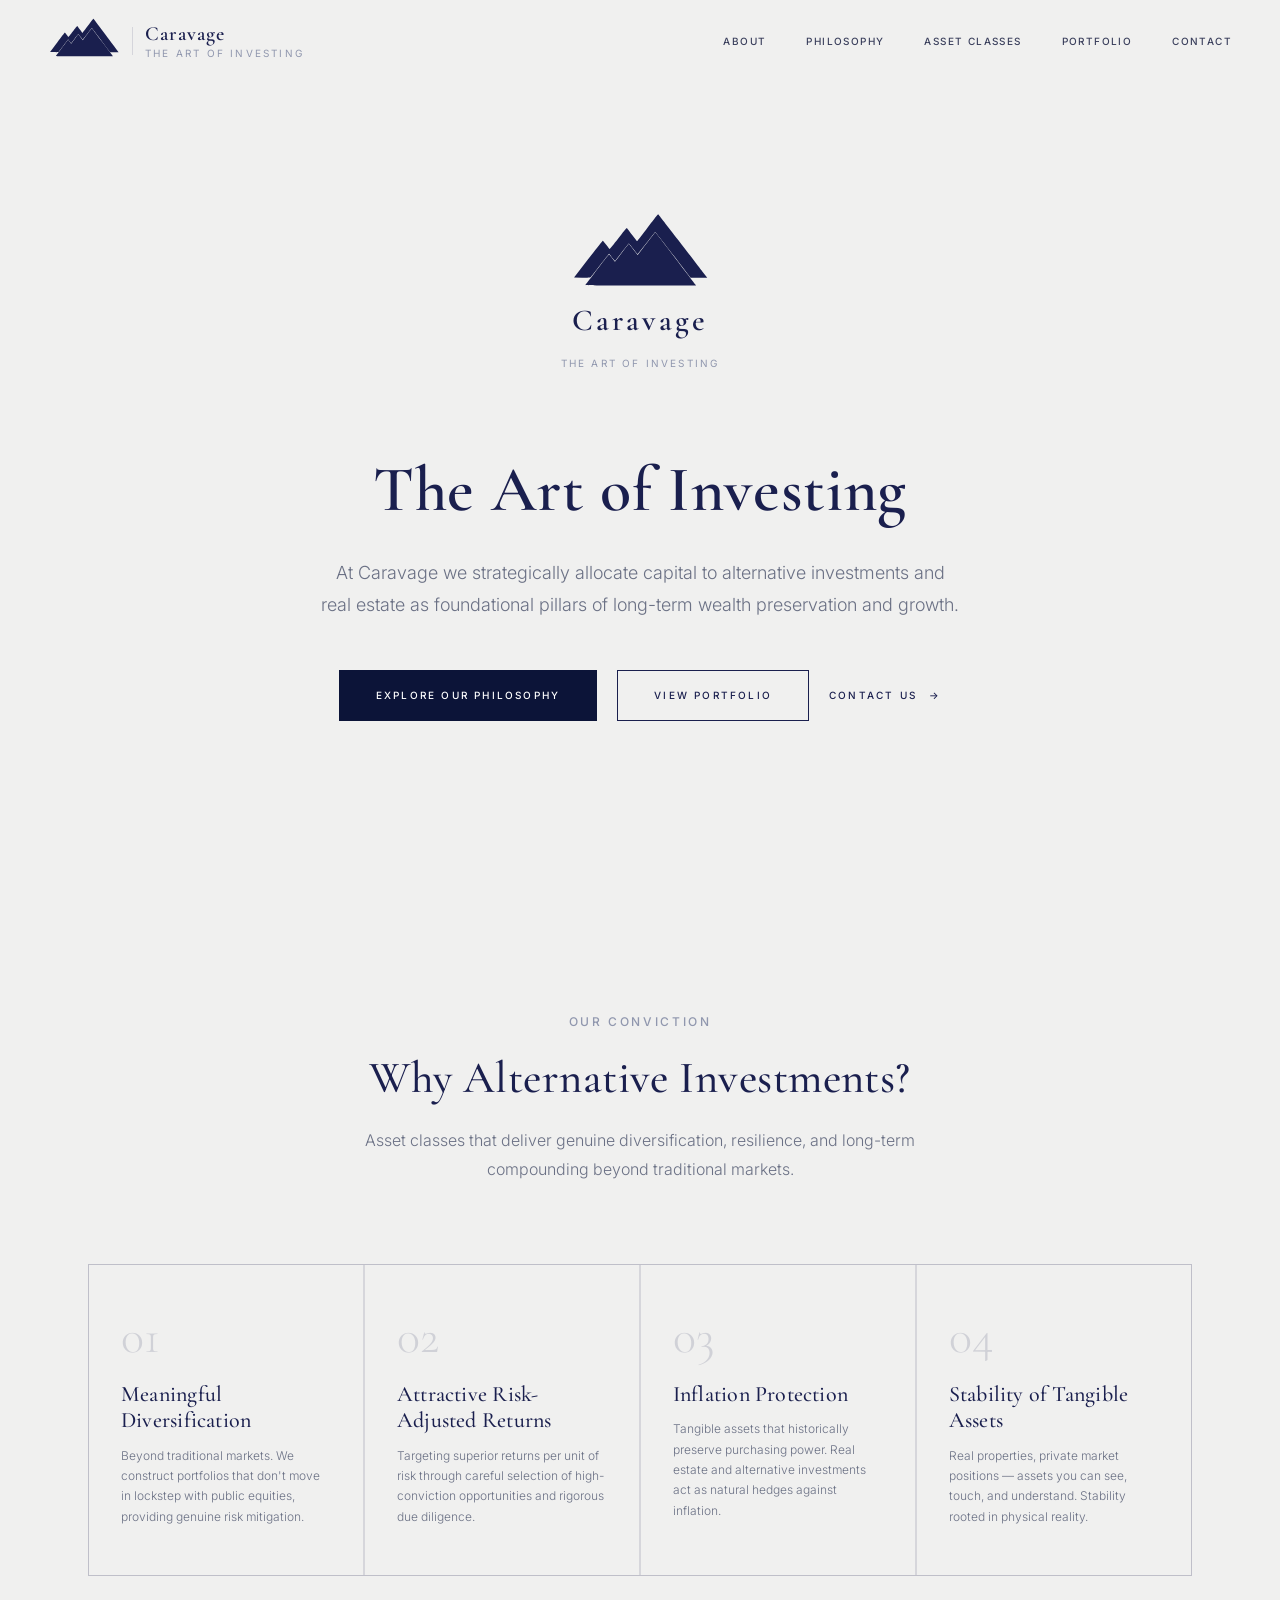
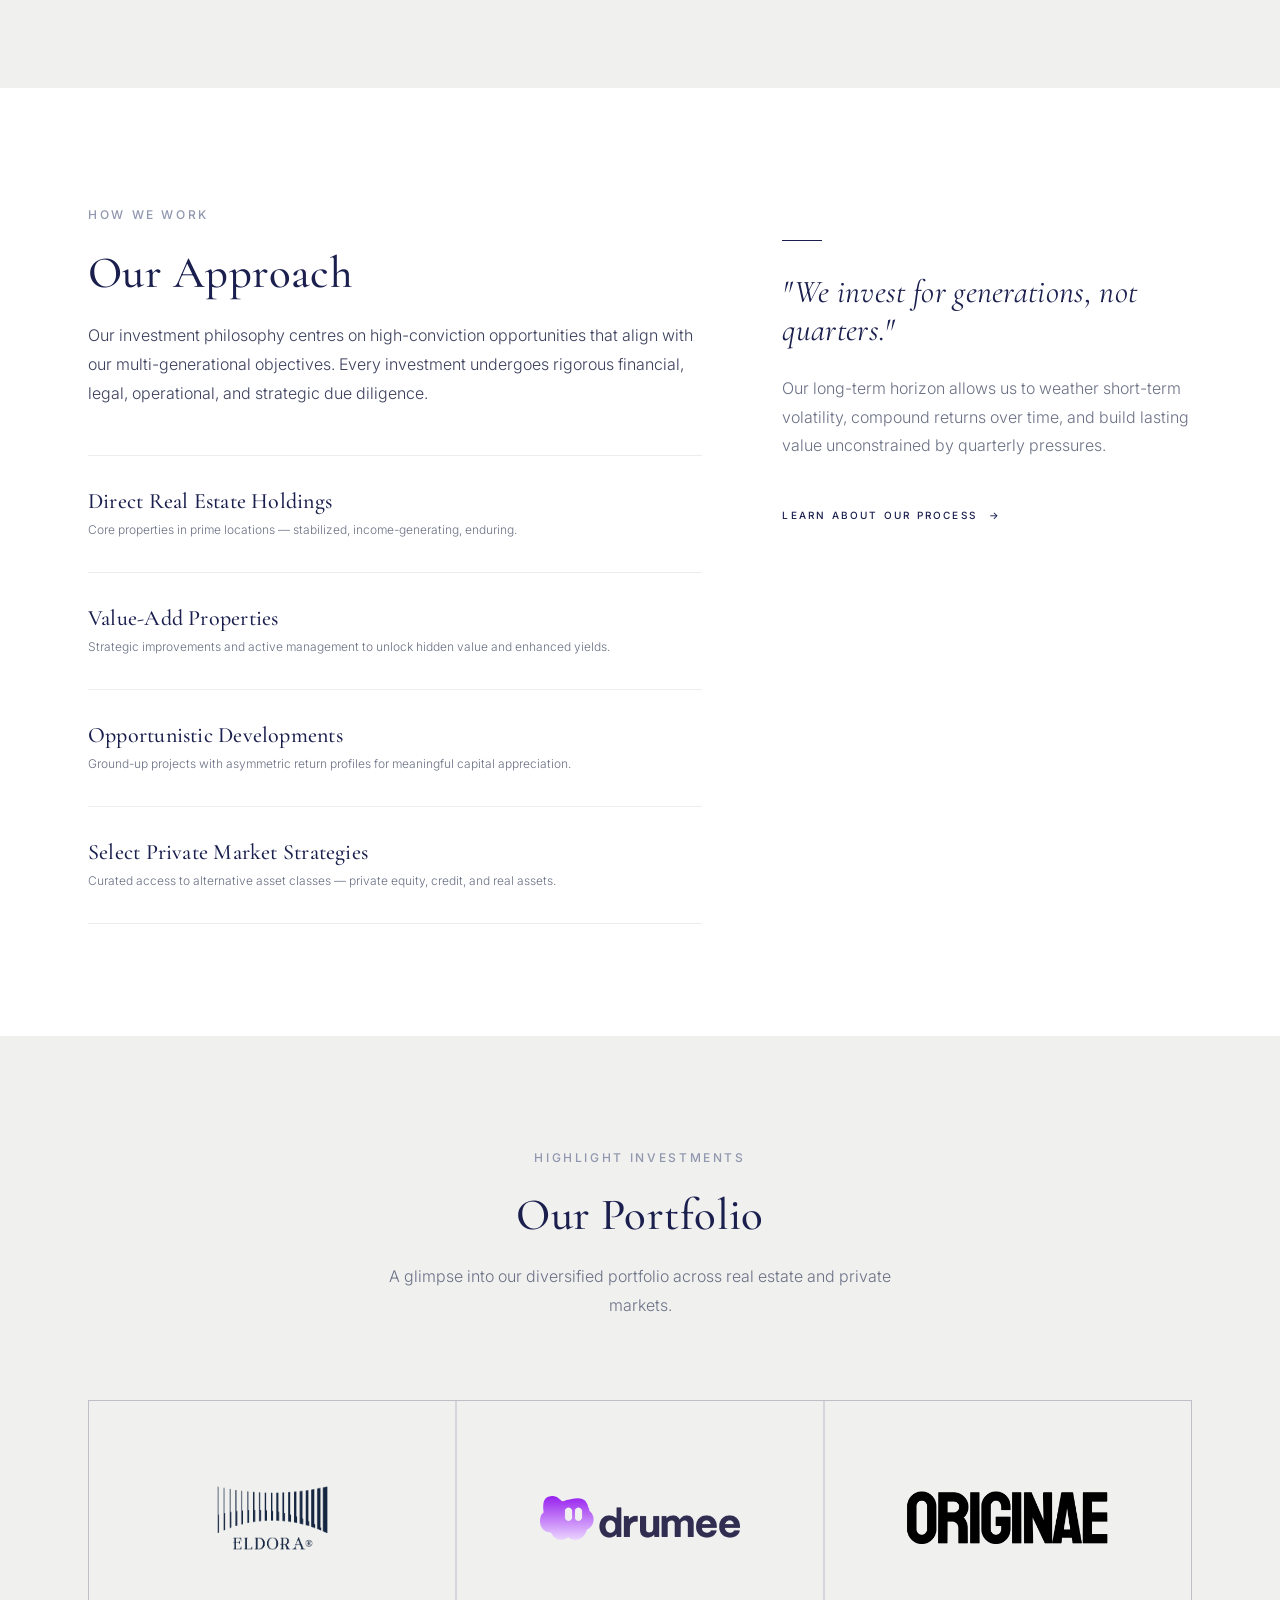
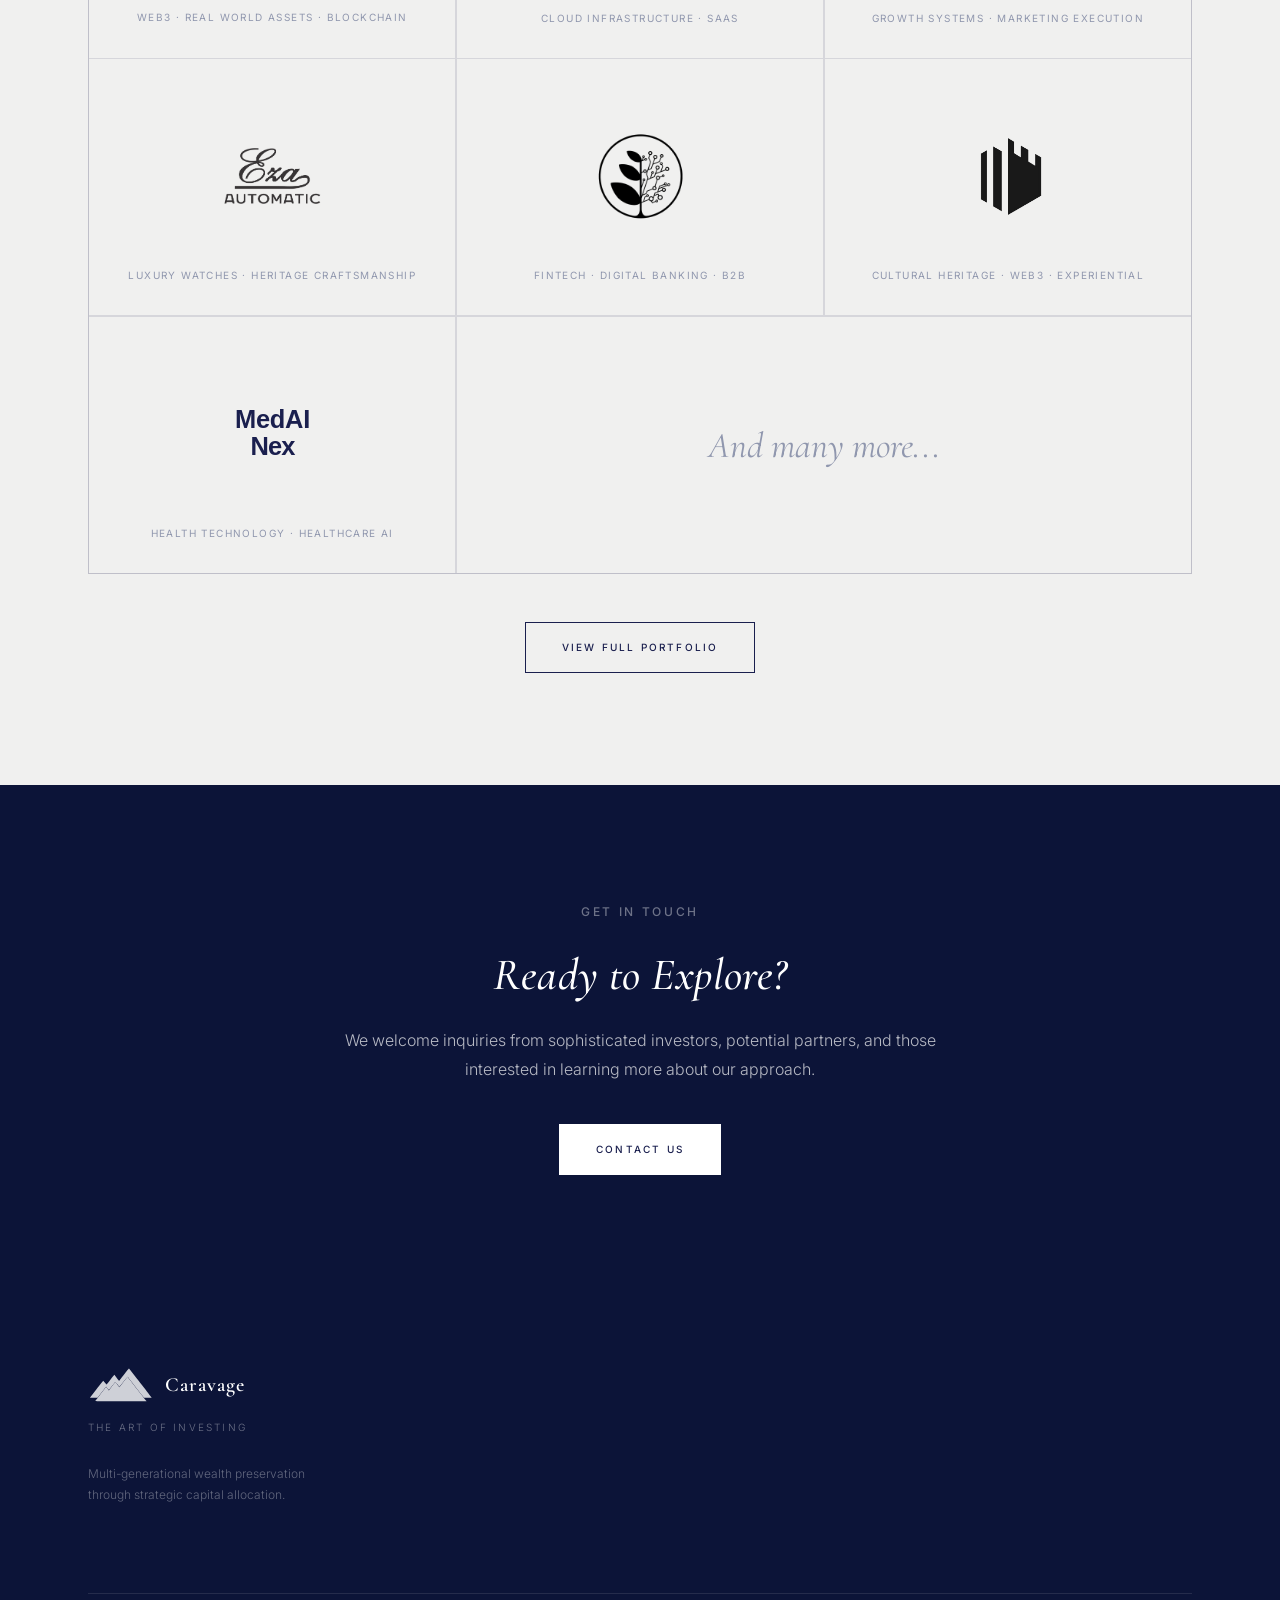
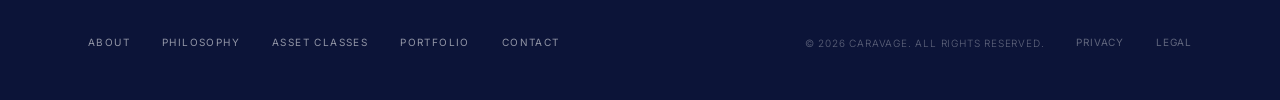
<file: index.html>
<!DOCTYPE html>
<html lang="en">

<head>
    <meta charset="UTF-8" />
    <meta name="viewport" content="width=device-width, initial-scale=1.0" />
    <title>Caravage — The Art of Investing</title>
    <meta name="description"
        content="Caravage strategically allocates capital to alternative investments and real estate for multi-generational wealth preservation. Paris — Zurich." />
    <link rel="stylesheet" href="index.css" />
</head>

<body>

    <!-- Navigation -->
    <nav class="nav" id="main-nav">
        <a href="index.html" class="nav-logo">
            <img src="logo.svg" alt="Caravage Logo" class="nav-logo-img" />
            <div class="nav-logo-divider"></div>
            <div class="nav-logo-text">
                <span class="nav-logo-name">Caravage</span>
                <span class="nav-logo-tagline">The Art of Investing</span>
            </div>
        </a>
        <div class="nav-links">
            <a href="about.html" class="nav-link" data-page="about.html">About</a>
            <a href="philosophy.html" class="nav-link" data-page="philosophy.html">Philosophy</a>
            <a href="assets.html" class="nav-link" data-page="assets.html">Asset Classes</a>
            <a href="portfolio.html" class="nav-link" data-page="portfolio.html">Portfolio</a>
            <a href="contact.html" class="nav-link" data-page="contact.html">Contact</a>
        </div>
        <button class="nav-hamburger" id="hamburger" aria-label="Open menu">
            <span></span><span></span><span></span>
        </button>
    </nav>

    <!-- Mobile Nav -->
    <div class="nav-mobile" id="mobile-nav">
        <button class="nav-mobile-close" id="mobile-close">✕</button>
        <a href="about.html" class="nav-link">About</a>
        <a href="philosophy.html" class="nav-link">Philosophy</a>
        <a href="assets.html" class="nav-link">Asset Classes</a>
        <a href="portfolio.html" class="nav-link">Portfolio</a>
        <a href="contact.html" class="nav-link">Contact</a>
    </div>

    <!-- ===== HERO ===== -->
    <section class="hero">
        <!-- Logo lockup (as seen on caravage.ch) -->
        <div class="hero-logo reveal">
            <img src="logo.svg" alt="Caravage Logo" class="hero-logo-img" />
            <div class="hero-logo-name">Caravage</div>
            <div class="hero-logo-tagline">The Art of Investing</div>
        </div>

        <div class="hero-content">
            <h1 class="reveal reveal-delay-1">The Art of Investing</h1>
            <p class="reveal reveal-delay-2">
                At Caravage we strategically allocate capital to alternative investments and real estate as foundational
                pillars of long-term wealth preservation and growth.
            </p>
            <div class="hero-ctas reveal reveal-delay-3">
                <a href="philosophy.html" class="btn btn--primary">Explore Our Philosophy</a>
                <a href="portfolio.html" class="btn btn--outline">View Portfolio</a>
                <a href="contact.html" class="btn btn--ghost">Contact Us</a>
            </div>
        </div>
    </section>

    <!-- ===== WHY ALTERNATIVE INVESTMENTS ===== -->
    <section class="section">
        <div class="container">
            <div class="section-header reveal">
                <span class="label">Our Conviction</span>
                <h2>Why Alternative Investments?</h2>
                <p>Asset classes that deliver genuine diversification, resilience, and long-term compounding beyond
                    traditional markets.</p>
            </div>

            <div class="pillars-grid">
                <div class="pillar-item reveal">
                    <span class="pillar-number">01</span>
                    <h4>Meaningful Diversification</h4>
                    <p>Beyond traditional markets. We construct portfolios that don't move in lockstep with public
                        equities, providing genuine risk mitigation.</p>
                </div>
                <div class="pillar-item reveal reveal-delay-1">
                    <span class="pillar-number">02</span>
                    <h4>Attractive Risk-Adjusted Returns</h4>
                    <p>Targeting superior returns per unit of risk through careful selection of high-conviction
                        opportunities and rigorous due diligence.</p>
                </div>
                <div class="pillar-item reveal reveal-delay-2">
                    <span class="pillar-number">03</span>
                    <h4>Inflation Protection</h4>
                    <p>Tangible assets that historically preserve purchasing power. Real estate and alternative
                        investments act as natural hedges against inflation.</p>
                </div>
                <div class="pillar-item reveal reveal-delay-3">
                    <span class="pillar-number">04</span>
                    <h4>Stability of Tangible Assets</h4>
                    <p>Real properties, private market positions — assets you can see, touch, and understand. Stability
                        rooted in physical reality.</p>
                </div>
            </div>
        </div>
    </section>

    <!-- ===== INVESTMENT APPROACH ===== -->
    <section class="section" style="background-color: var(--color-white);">
        <div class="container">
            <div class="two-col--3-2 two-col">
                <div>
                    <div class="reveal">
                        <span class="label">How We Work</span>
                        <h2 style="margin: 1.25rem 0;">Our Approach</h2>
                        <p>Our investment philosophy centres on high-conviction opportunities that align with our
                            multi-generational objectives. Every investment undergoes rigorous financial, legal,
                            operational, and strategic due diligence.</p>
                    </div>
                    <div class="approach-list mt-3">
                        <div class="approach-item reveal">
                            <div>
                                <h5>Direct Real Estate Holdings</h5>
                                <p>Core properties in prime locations — stabilized, income-generating, enduring.</p>
                            </div>
                        </div>
                        <div class="approach-item reveal">
                            <div>
                                <h5>Value-Add Properties</h5>
                                <p>Strategic improvements and active management to unlock hidden value and enhanced
                                    yields.</p>
                            </div>
                        </div>
                        <div class="approach-item reveal">
                            <div>
                                <h5>Opportunistic Developments</h5>
                                <p>Ground-up projects with asymmetric return profiles for meaningful capital
                                    appreciation.</p>
                            </div>
                        </div>
                        <div class="approach-item reveal">
                            <div>
                                <h5>Select Private Market Strategies</h5>
                                <p>Curated access to alternative asset classes — private equity, credit, and real
                                    assets.</p>
                            </div>
                        </div>
                    </div>
                </div>
                <div class="reveal reveal-delay-2" style="padding-top: 2.5rem;">
                    <div class="divider divider--left"></div>
                    <h3 style="font-style: italic; font-weight: 400; margin-bottom: 1.5rem;">"We invest for generations,
                        not quarters."</h3>
                    <p style="color: var(--color-text-light); font-weight: 300; margin-bottom: 2.5rem;">Our long-term
                        horizon allows us to weather short-term volatility, compound returns over time, and build
                        lasting value unconstrained by quarterly pressures.</p>
                    <a href="philosophy.html" class="btn btn--ghost">Learn About Our Process</a>
                </div>
            </div>
        </div>
    </section>

    <!-- ===== PORTFOLIO PREVIEW ===== -->
    <section class="section">
        <div class="container">
            <div class="section-header reveal">
                <span class="label">Highlight Investments</span>
                <h2>Our Portfolio</h2>
                <p>A glimpse into our diversified portfolio across real estate and private markets.</p>
            </div>

            <div class="logos-grid reveal">
                <a href="https://eldora.do" target="_blank" rel="nofollow noreferrer" class="logo-item"
                    style="text-decoration: none;">
                    <img src="Logo/Eldora.png" alt="Eldora" class="logo-item-img"
                        style="max-height: 4rem; max-width: 260px;" />
                    <div class="logo-item-sector">Web3 · Real World Assets · Blockchain</div>
                </a>
                <a href="https://drumee.org" target="_blank" rel="nofollow noreferrer" class="logo-item"
                    style="text-decoration: none;">
                    <img src="Logo/Drumee.png" alt="Drumee" class="logo-item-img"
                        style="max-height: 3.5rem; max-width: 200px;" />
                    <div class="logo-item-sector">Cloud Infrastructure · SaaS</div>
                </a>
                <a href="https://originae.org/" target="_blank" rel="nofollow noreferrer" class="logo-item"
                    style="text-decoration: none;">
                    <img src="Logo/ORIGINAE.png" alt="Originae" class="logo-item-img"
                        style="max-height: 5rem; max-width: 260px;" />
                    <div class="logo-item-sector">Growth Systems · Marketing Execution</div>
                </a>
                <a href="https://ezawatches.com" target="_blank" rel="nofollow noreferrer" class="logo-item"
                    style="text-decoration: none;">
                    <img src="Logo/EZA_Watches.png" alt="Eza Watches" class="logo-item-img"
                        style="max-height: 3.5rem; max-width: 220px;" />
                    <div class="logo-item-sector">Luxury Watches · Heritage Craftsmanship</div>
                </a>
                <a href="https://greengage.co" target="_blank" rel="nofollow noreferrer" class="logo-item"
                    style="text-decoration: none;">
                    <img src="Logo/greengage.png" alt="Greengage" class="logo-item-img"
                        style="max-height: 6rem; max-width: 180px;" />
                    <div class="logo-item-sector">Fintech · Digital Banking · B2B</div>
                </a>
                <a href="https://chateaushi.com" target="_blank" rel="nofollow noreferrer" class="logo-item"
                    style="text-decoration: none;">
                    <img src="Logo/chateaushi.png" alt="Chateau Shi" class="logo-item-img"
                        style="max-height: 6rem; max-width: 180px;" />
                    <div class="logo-item-sector">Cultural Heritage · Web3 · Experiential</div>
                </a>
                <a href="https://www.medainex.com" target="_blank" rel="nofollow noreferrer" class="logo-item"
                    style="text-decoration: none;">
                    <img src="Logo/MedAI_Nex.svg" alt="MedAI Nex" class="logo-item-img"
                        style="max-height: 4rem; max-width: 200px;" />
                    <div class="logo-item-sector">Health Technology · Healthcare AI</div>
                </a>
                <div class="logo-item logo-item--more">
                    <div class="logo-item-more-text">And many more...</div>
                </div>
            </div>

            <div class="text-center mt-3 reveal">
                <a href="portfolio.html" class="btn btn--outline">View Full Portfolio</a>
            </div>
        </div>
    </section>

    <!-- ===== CTA BANNER ===== -->
    <section class="section section--dark">
        <div class="container--text text-center">
            <div class="reveal">
                <span class="label" style="color: rgba(255,255,255,0.4);">Get In Touch</span>
                <h2 style="margin: 1.5rem 0; font-style: italic;">Ready to Explore?</h2>
                <p style="margin-bottom: 2.5rem;">We welcome inquiries from sophisticated investors, potential partners,
                    and those interested in learning more about our approach.</p>
                <a href="contact.html" class="btn btn--light">Contact Us</a>
            </div>
        </div>
    </section>

    <!-- ===== FOOTER ===== -->
    <footer class="footer">
        <div class="container">
            <div class="footer-main">
                <div class="footer-brand">
                    <div class="footer-logo">
                        <img src="logo-white.svg" alt="Caravage Logo" class="footer-logo-img" />
                        <span class="footer-logo-name">Caravage</span>
                    </div>
                    <p class="footer-tagline">The Art of Investing</p>
                    <p
                        style="font-size: 0.75rem; color: rgba(255,255,255,0.35); font-weight: 300; max-width: 260px; margin-top: 0.75rem; line-height: 1.7;">
                        Multi-generational wealth preservation through strategic capital allocation.</p>
                </div>


            </div>

            <div class="footer-divider"></div>

            <div class="footer-bottom-row">
                <nav class="footer-nav">
                    <a href="about.html" class="footer-nav-link">About</a>
                    <a href="philosophy.html" class="footer-nav-link">Philosophy</a>
                    <a href="assets.html" class="footer-nav-link">Asset Classes</a>
                    <a href="portfolio.html" class="footer-nav-link">Portfolio</a>
                    <a href="contact.html" class="footer-nav-link">Contact</a>
                </nav>
                <div class="footer-bottom-right">
                    <p class="footer-copyright">© 2026 Caravage. All Rights Reserved.</p>
                    <div class="footer-sub-links">
                        <a href="#" class="footer-sub-link">Privacy</a>
                        <a href="#" class="footer-sub-link">Legal</a>
                    </div>
                </div>
            </div>
        </div>
    </footer>

    <script src="main.js"></script>
</body>

</html>
</file>
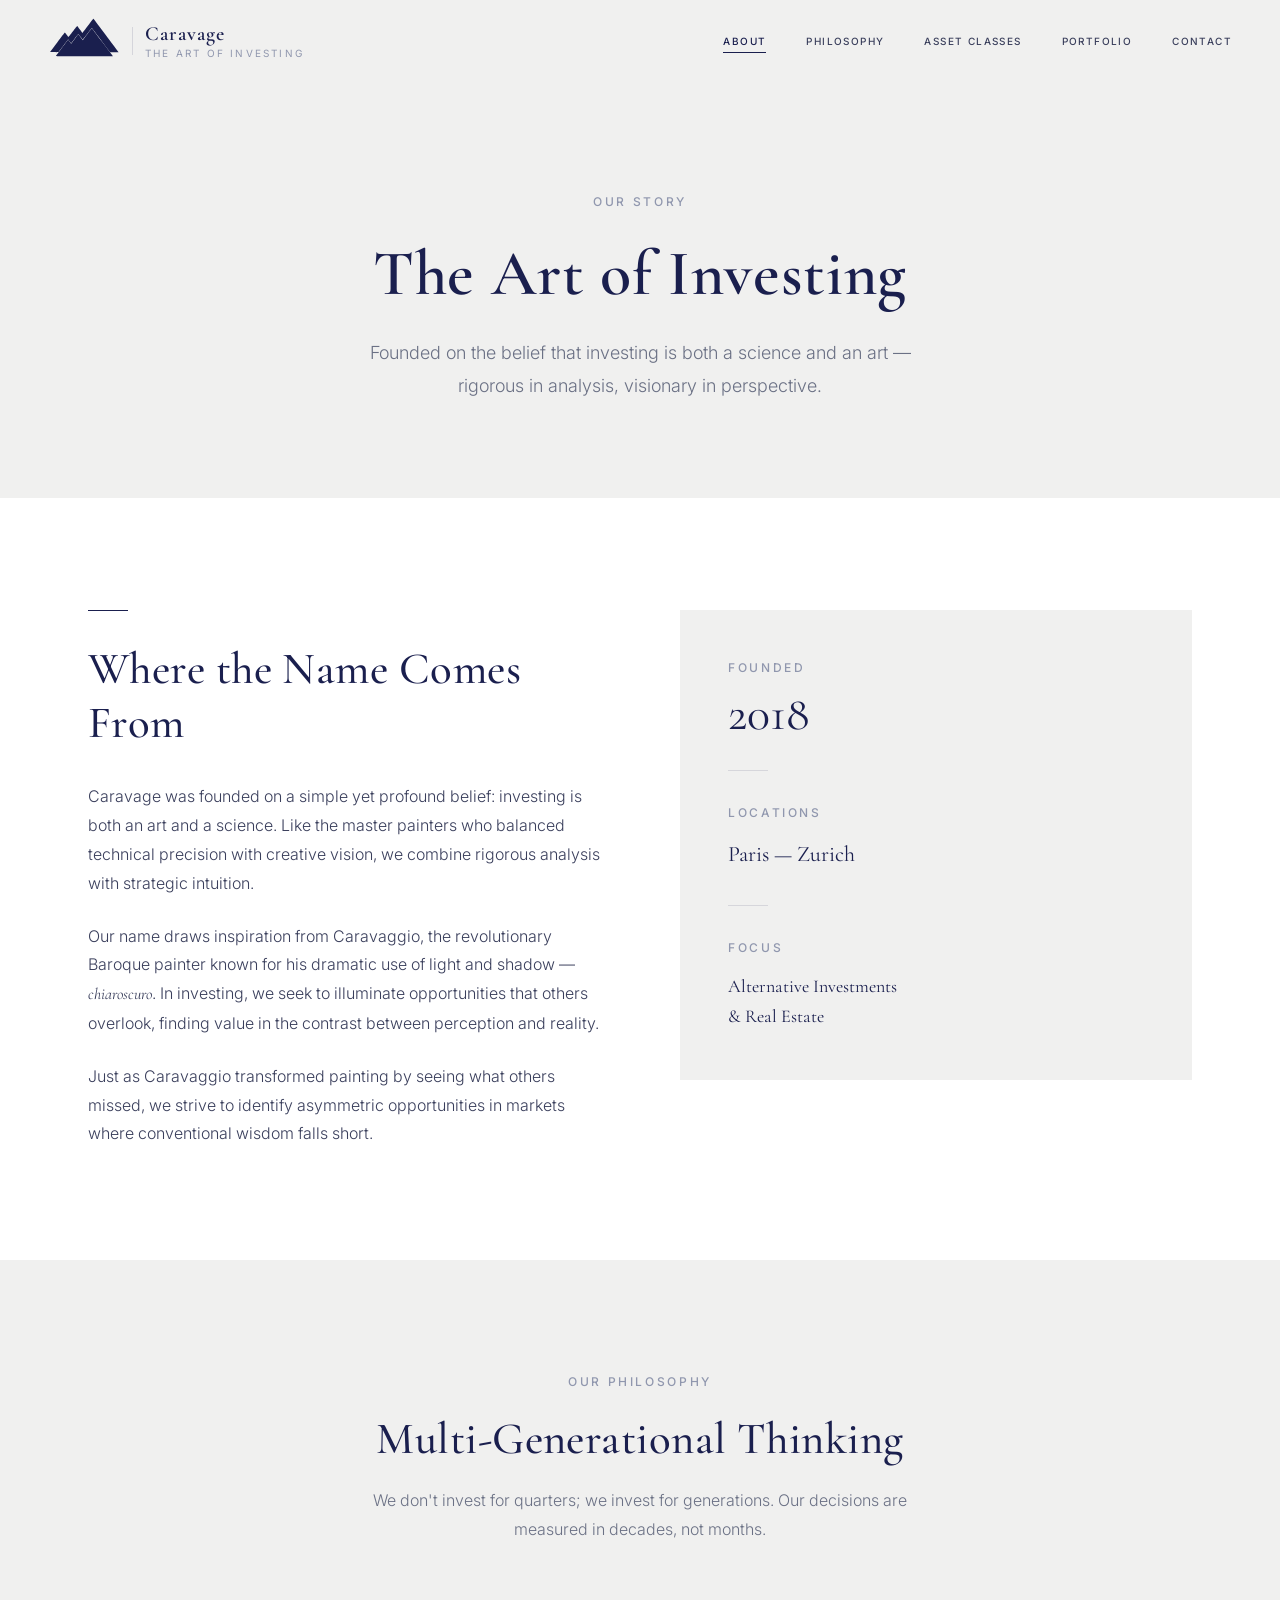
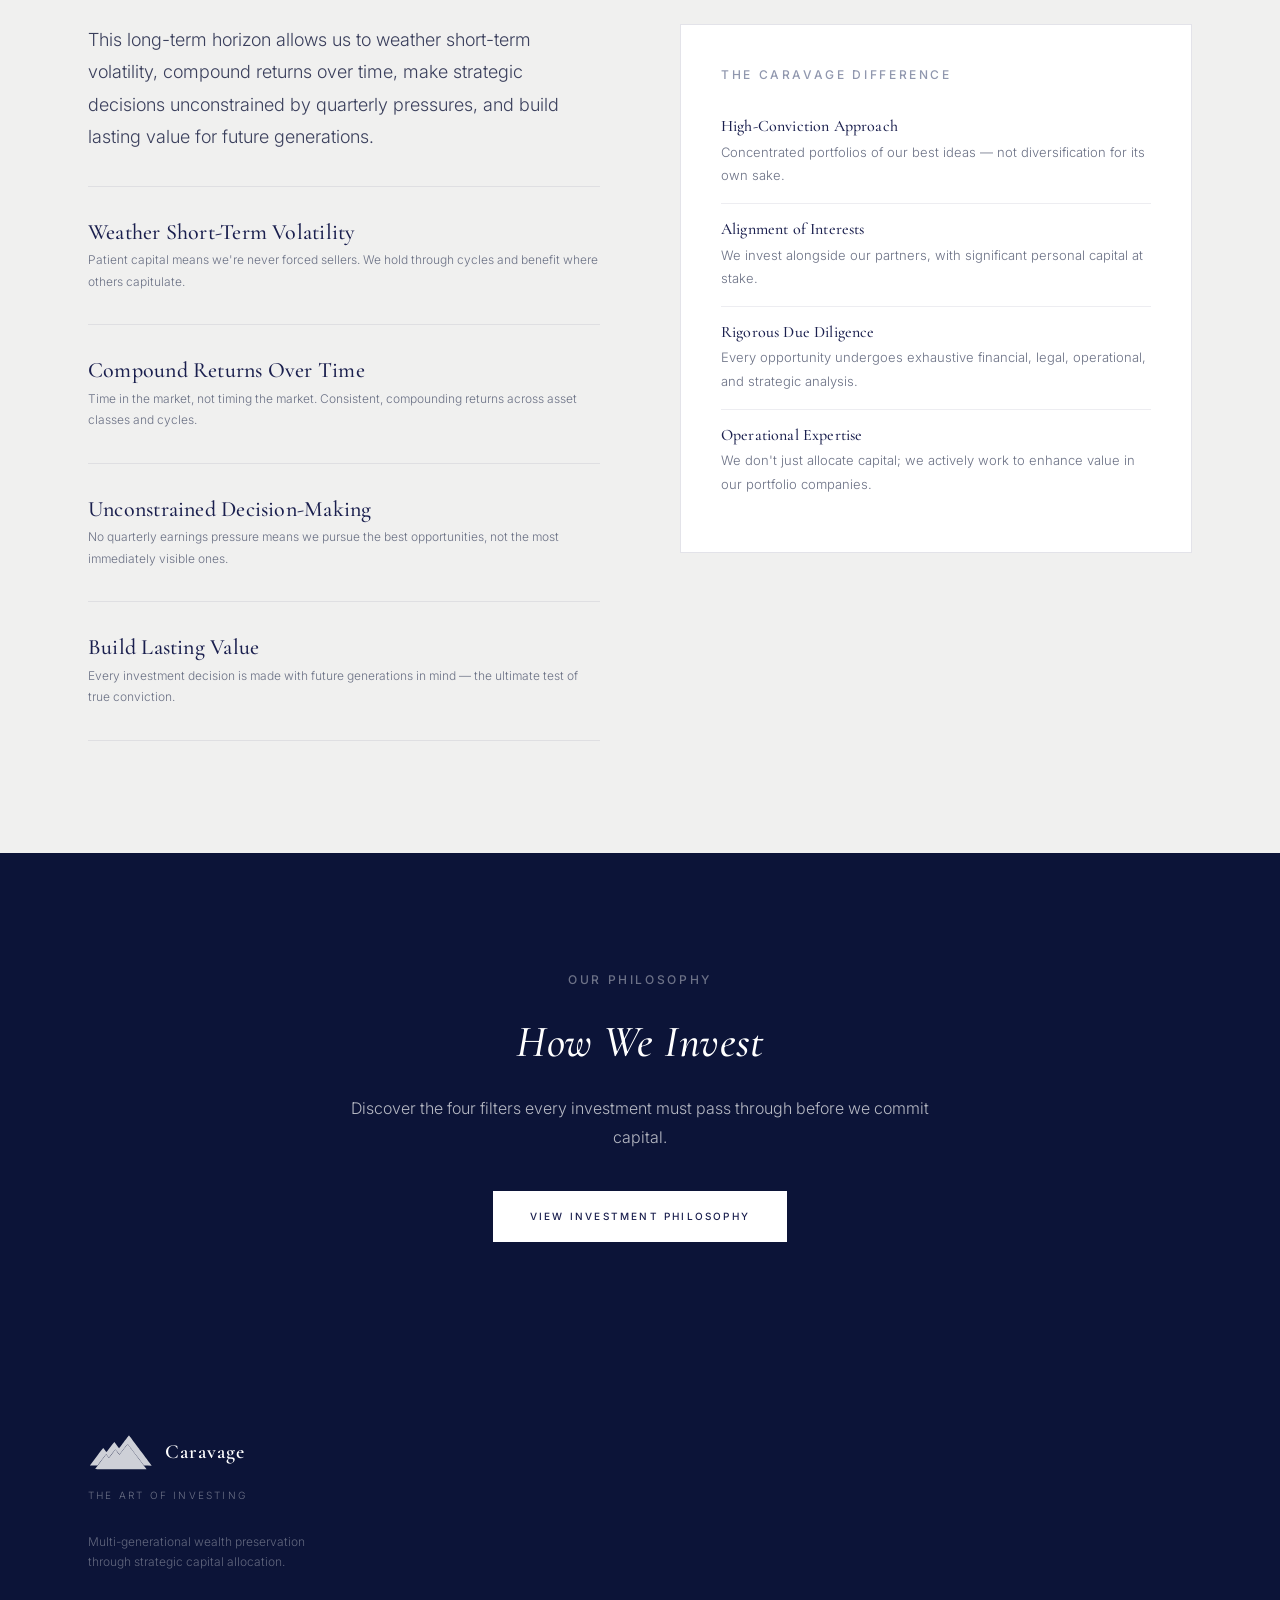
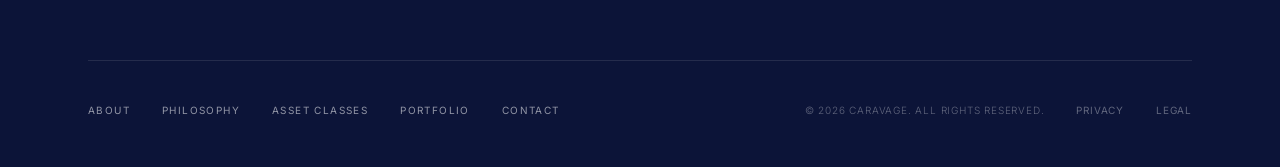
<file: about.html>
<!DOCTYPE html>
<html lang="en">

<head>
    <meta charset="UTF-8" />
    <meta name="viewport" content="width=device-width, initial-scale=1.0" />
    <title>About — Caravage</title>
    <meta name="description"
        content="Caravage was founded on the belief that investing is both an art and a science. Learn our story, philosophy, and approach to multi-generational wealth preservation." />
    <link rel="stylesheet" href="index.css" />
</head>

<body>

    <!-- Navigation -->
    <nav class="nav" id="main-nav">
        <a href="index.html" class="nav-logo">
            <img src="logo.svg" alt="Caravage Logo" class="nav-logo-img" />
            <div class="nav-logo-divider"></div>
            <div class="nav-logo-text">
                <span class="nav-logo-name">Caravage</span>
                <span class="nav-logo-tagline">The Art of Investing</span>
            </div>
        </a>
        <div class="nav-links">
            <a href="about.html" class="nav-link active" data-page="about.html">About</a>
            <a href="philosophy.html" class="nav-link" data-page="philosophy.html">Philosophy</a>
            <a href="assets.html" class="nav-link" data-page="assets.html">Asset Classes</a>
            <a href="portfolio.html" class="nav-link" data-page="portfolio.html">Portfolio</a>
            <a href="contact.html" class="nav-link" data-page="contact.html">Contact</a>
        </div>
        <button class="nav-hamburger" id="hamburger" aria-label="Open menu">
            <span></span><span></span><span></span>
        </button>
    </nav>

    <div class="nav-mobile" id="mobile-nav">
        <button class="nav-mobile-close" id="mobile-close">✕</button>
        <a href="about.html" class="nav-link">About</a>
        <a href="philosophy.html" class="nav-link">Philosophy</a>
        <a href="assets.html" class="nav-link">Asset Classes</a>
        <a href="portfolio.html" class="nav-link">Portfolio</a>
        <a href="contact.html" class="nav-link">Contact</a>
    </div>

    <!-- ===== PAGE HERO ===== -->
    <section class="page-hero">
        <div class="container--text">
            <span class="label reveal">Our Story</span>
            <h1 class="reveal reveal-delay-1">The Art of Investing</h1>
            <p class="reveal reveal-delay-2">
                Founded on the belief that investing is both a science and an art — rigorous in analysis, visionary in
                perspective.
            </p>
        </div>
    </section>

    <!-- ===== OUR STORY ===== -->
    <section class="section" style="background-color: var(--color-white);">
        <div class="container">
            <div class="two-col">
                <div class="reveal">
                    <div class="divider divider--left"></div>
                    <h2 style="margin-bottom: 2rem;">Where the Name Comes From</h2>
                    <p style="margin-bottom: 1.5rem;">
                        Caravage was founded on a simple yet profound belief: investing is both an art and a science.
                        Like the master painters who balanced technical precision with creative vision, we combine
                        rigorous analysis with strategic intuition.
                    </p>
                    <p style="margin-bottom: 1.5rem;">
                        Our name draws inspiration from Caravaggio, the revolutionary Baroque painter known for his
                        dramatic use of light and shadow — <span class="serif-italic">chiaroscuro</span>. In investing,
                        we seek to illuminate opportunities that others overlook, finding value in the contrast between
                        perception and reality.
                    </p>
                    <p>
                        Just as Caravaggio transformed painting by seeing what others missed, we strive to identify
                        asymmetric opportunities in markets where conventional wisdom falls short.
                    </p>
                </div>
                <div class="reveal reveal-delay-1"
                    style="background-color: var(--color-bg); padding: 3rem; display: flex; flex-direction: column; justify-content: center; gap: 2rem;">
                    <div>
                        <div class="label" style="margin-bottom: 0.75rem;">Founded</div>
                        <div
                            style="font-family: var(--font-serif); font-size: 3rem; color: var(--color-navy); line-height: 1;">
                            2018</div>
                    </div>
                    <div style="width: 40px; height: 1px; background: var(--color-border);"></div>
                    <div>
                        <div class="label" style="margin-bottom: 0.75rem;">Locations</div>
                        <div style="font-family: var(--font-serif); font-size: 1.375rem; color: var(--color-navy);">
                            Paris — Zurich</div>
                    </div>
                    <div style="width: 40px; height: 1px; background: var(--color-border);"></div>
                    <div>
                        <div class="label" style="margin-bottom: 0.75rem;">Focus</div>
                        <div style="font-family: var(--font-serif); font-size: 1.125rem; color: var(--color-navy);">
                            Alternative Investments<br>& Real Estate</div>
                    </div>
                </div>
            </div>
        </div>
    </section>

    <!-- ===== PHILOSOPHY ===== -->
    <section class="section">
        <div class="container">
            <div class="section-header reveal">
                <span class="label">Our Philosophy</span>
                <h2>Multi-Generational Thinking</h2>
                <p>We don't invest for quarters; we invest for generations. Our decisions are measured in decades, not
                    months.</p>
            </div>

            <div class="two-col" style="align-items: start;">
                <div>
                    <p class="reveal" style="font-size: 1.125rem; margin-bottom: 2rem;">
                        This long-term horizon allows us to weather short-term volatility, compound returns over time,
                        make strategic decisions unconstrained by quarterly pressures, and build lasting value for
                        future generations.
                    </p>
                    <div class="approach-list">
                        <div class="approach-item reveal">
                            <div>
                                <h5>Weather Short-Term Volatility</h5>
                                <p>Patient capital means we're never forced sellers. We hold through cycles and benefit
                                    where others capitulate.</p>
                            </div>
                        </div>
                        <div class="approach-item reveal">
                            <div>
                                <h5>Compound Returns Over Time</h5>
                                <p>Time in the market, not timing the market. Consistent, compounding returns across
                                    asset classes and cycles.</p>
                            </div>
                        </div>
                        <div class="approach-item reveal">
                            <div>
                                <h5>Unconstrained Decision-Making</h5>
                                <p>No quarterly earnings pressure means we pursue the best opportunities, not the most
                                    immediately visible ones.</p>
                            </div>
                        </div>
                        <div class="approach-item reveal">
                            <div>
                                <h5>Build Lasting Value</h5>
                                <p>Every investment decision is made with future generations in mind — the ultimate test
                                    of true conviction.</p>
                            </div>
                        </div>
                    </div>
                </div>

                <div>
                    <div class="card reveal" style="margin-bottom: 1.5rem;">
                        <div class="label" style="margin-bottom: 1rem;">The Caravage Difference</div>
                        <div class="approach-list">
                            <div style="padding: 1rem 0; border-bottom: 1px solid var(--color-divider);">
                                <h5 style="font-size: 1rem; margin-bottom: 0.25rem;">High-Conviction Approach</h5>
                                <p style="font-size: 0.8125rem; color: var(--color-text-light);">Concentrated portfolios
                                    of our best ideas — not diversification for its own sake.</p>
                            </div>
                            <div style="padding: 1rem 0; border-bottom: 1px solid var(--color-divider);">
                                <h5 style="font-size: 1rem; margin-bottom: 0.25rem;">Alignment of Interests</h5>
                                <p style="font-size: 0.8125rem; color: var(--color-text-light);">We invest alongside our
                                    partners, with significant personal capital at stake.</p>
                            </div>
                            <div style="padding: 1rem 0; border-bottom: 1px solid var(--color-divider);">
                                <h5 style="font-size: 1rem; margin-bottom: 0.25rem;">Rigorous Due Diligence</h5>
                                <p style="font-size: 0.8125rem; color: var(--color-text-light);">Every opportunity
                                    undergoes exhaustive financial, legal, operational, and strategic analysis.</p>
                            </div>
                            <div style="padding: 1rem 0;">
                                <h5 style="font-size: 1rem; margin-bottom: 0.25rem;">Operational Expertise</h5>
                                <p style="font-size: 0.8125rem; color: var(--color-text-light);">We don't just allocate
                                    capital; we actively work to enhance value in our portfolio companies.</p>
                            </div>
                        </div>
                    </div>
                </div>
            </div>
        </div>
    </section>

    <!-- ===== CTA ===== -->
    <section class="section section--dark">
        <div class="container--text text-center">
            <div class="reveal">
                <span class="label" style="color: rgba(255,255,255,0.4);">Our Philosophy</span>
                <h2 style="margin: 1.5rem 0; font-style: italic;">How We Invest</h2>
                <p style="margin-bottom: 2.5rem;">Discover the four filters every investment must pass through before we
                    commit capital.</p>
                <a href="philosophy.html" class="btn btn--light">View Investment Philosophy</a>
            </div>
        </div>
    </section>

    <!-- FOOTER -->
    <footer class="footer">
        <div class="container">
            <div class="footer-main">
                <div class="footer-brand">
                    <div class="footer-logo">
                        <img src="logo-white.svg" alt="Caravage Logo" class="footer-logo-img" />
                        <span class="footer-logo-name">Caravage</span>
                    </div>
                    <p class="footer-tagline">The Art of Investing</p>
                    <p
                        style="font-size: 0.75rem; color: rgba(255,255,255,0.35); font-weight: 300; max-width: 260px; margin-top: 0.75rem; line-height: 1.7;">
                        Multi-generational wealth preservation through strategic capital allocation.</p>
                </div>

            </div>
            <div class="footer-divider"></div>
            <div class="footer-bottom-row">
                <nav class="footer-nav">
                    <a href="about.html" class="footer-nav-link">About</a>
                    <a href="philosophy.html" class="footer-nav-link">Philosophy</a>
                    <a href="assets.html" class="footer-nav-link">Asset Classes</a>
                    <a href="portfolio.html" class="footer-nav-link">Portfolio</a>
                    <a href="contact.html" class="footer-nav-link">Contact</a>
                </nav>
                <div class="footer-bottom-right">
                    <p class="footer-copyright">© 2026 Caravage. All Rights Reserved.</p>
                    <div class="footer-sub-links">
                        <a href="#" class="footer-sub-link">Privacy</a>
                        <a href="#" class="footer-sub-link">Legal</a>
                    </div>
                </div>
            </div>
        </div>
    </footer>

    <script src="main.js"></script>
</body>

</html>
</file>
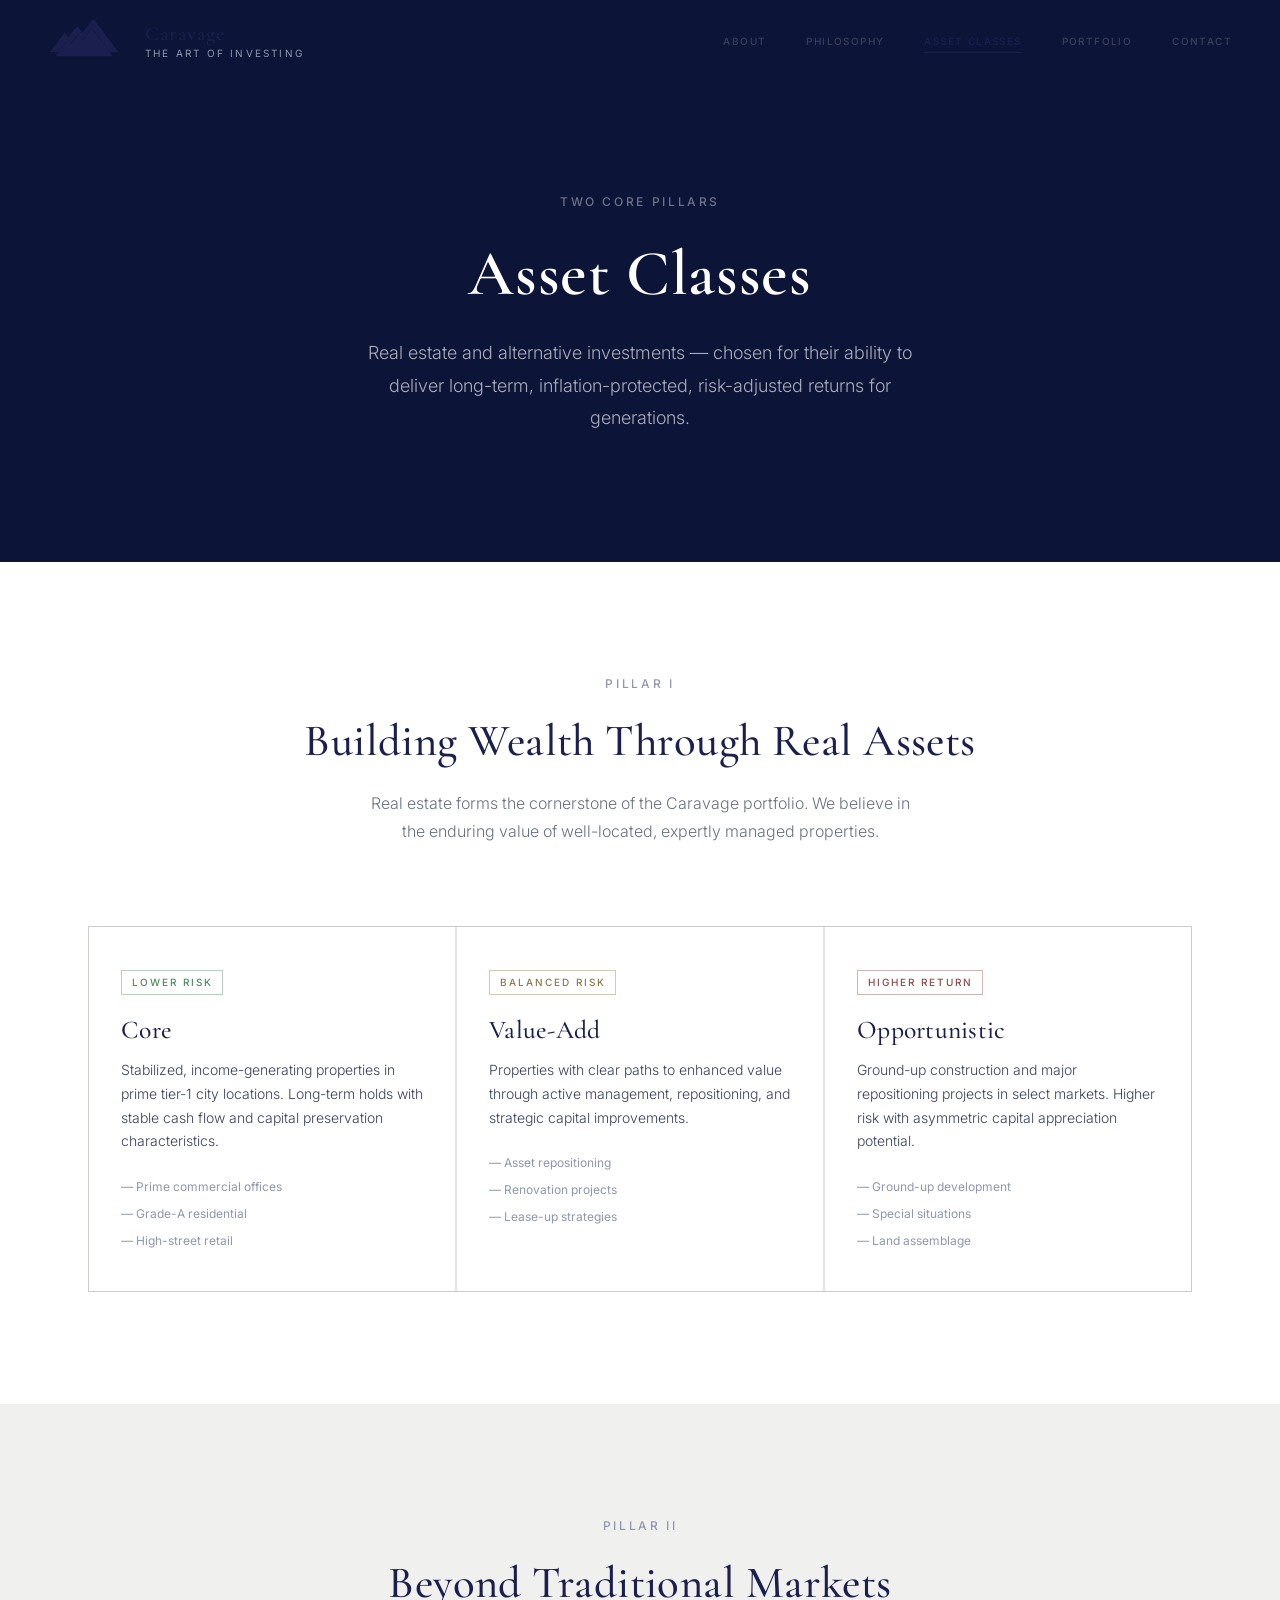
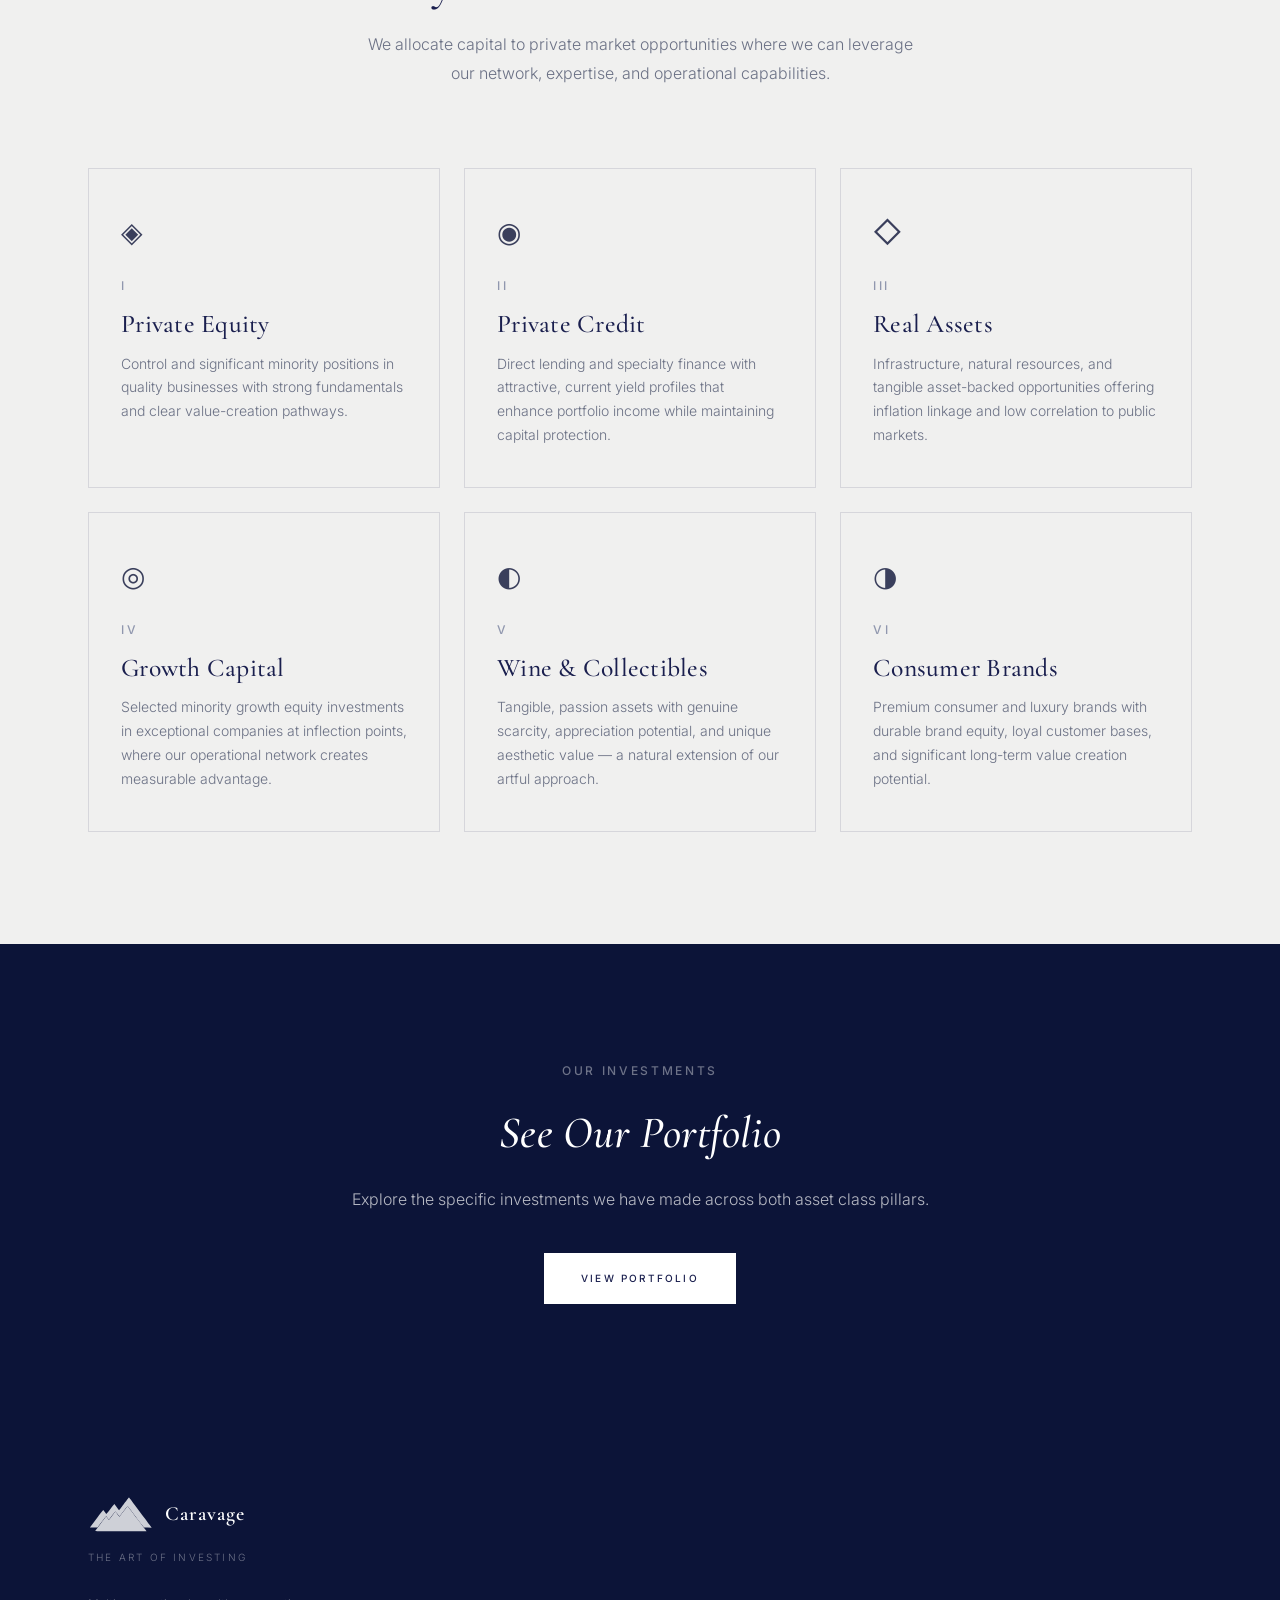
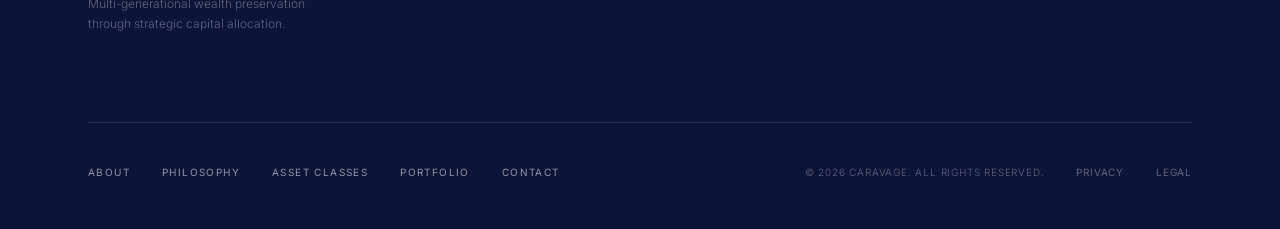
<file: assets.html>
<!DOCTYPE html>
<html lang="en">

<head>
    <meta charset="UTF-8" />
    <meta name="viewport" content="width=device-width, initial-scale=1.0" />
    <title>Asset Classes — Caravage</title>
    <meta name="description"
        content="Caravage invests in Real Estate (Core, Value-Add, Opportunistic) and Alternative Investments (Private Equity, Private Credit, Real Assets)." />
    <link rel="stylesheet" href="index.css" />
    <style>
        .asset-hero {
            background-color: var(--color-navy-dark);
        }

        .asset-hero .page-hero {
            padding-bottom: 8rem;
        }

        .asset-hero h1 {
            color: white;
        }

        .asset-hero p {
            color: rgba(255, 255, 255, 0.65);
        }

        .asset-hero .label {
            color: rgba(255, 255, 255, 0.4);
        }

        .spectrum-bar {
            display: grid;
            grid-template-columns: 1fr 1fr 1fr;
            gap: 2px;
            background-color: var(--color-border);
            border: 1.5px solid var(--color-border);
        }

        .spectrum-item {
            padding: 2.5rem 2rem;
            background-color: var(--color-white);
            transition: background-color var(--transition);
        }

        .spectrum-item:hover {
            background-color: var(--color-navy-dark);
        }

        .spectrum-item:hover h4,
        .spectrum-item:hover p,
        .spectrum-item:hover .label {
            color: rgba(255, 255, 255, 0.8);
        }

        .spectrum-item:hover h4 {
            color: white;
        }

        .spectrum-badge {
            display: inline-block;
            font-size: 0.625rem;
            font-weight: 500;
            letter-spacing: 0.2em;
            text-transform: uppercase;
            padding: 0.2rem 0.6rem;
            border: 1px solid;
            margin-bottom: 1.25rem;
        }

        .badge--low {
            color: #4a8c5c;
            border-color: rgba(74, 140, 92, 0.4);
        }

        .badge--mid {
            color: #8c7a4a;
            border-color: rgba(140, 122, 74, 0.4);
        }

        .badge--high {
            color: #8c4a4a;
            border-color: rgba(140, 74, 74, 0.4);
        }

        .spectrum-item:hover .badge--low,
        .spectrum-item:hover .badge--mid,
        .spectrum-item:hover .badge--high {
            color: rgba(255, 255, 255, 0.7);
            border-color: rgba(255, 255, 255, 0.3);
        }

        .alt-grid {
            display: grid;
            grid-template-columns: repeat(3, 1fr);
            gap: 1.5rem;
        }

        .alt-card {
            padding: 2.5rem 2rem;
            background-color: var(--color-bg);
            border: 1px solid var(--color-border);
            transition: background-color var(--transition), transform var(--transition);
        }

        .alt-card:hover {
            background-color: var(--color-white);
            transform: translateY(-3px);
        }

        .alt-icon {
            font-size: 1.75rem;
            margin-bottom: 1.25rem;
            display: block;
        }

        @media (max-width: 768px) {
            .spectrum-bar {
                grid-template-columns: 1fr;
            }

            .alt-grid {
                grid-template-columns: 1fr;
            }
        }
    </style>
</head>

<body>

    <!-- Navigation -->
    <nav class="nav scrolled" id="main-nav">
        <a href="index.html" class="nav-logo">
            <img src="logo.svg" alt="Caravage Logo" class="nav-logo-img" />
            <div class="nav-logo-divider"></div>
            <div class="nav-logo-text">
                <span class="nav-logo-name">Caravage</span>
                <span class="nav-logo-tagline">The Art of Investing</span>
            </div>
        </a>
        <div class="nav-links">
            <a href="about.html" class="nav-link" data-page="about.html">About</a>
            <a href="philosophy.html" class="nav-link" data-page="philosophy.html">Philosophy</a>
            <a href="assets.html" class="nav-link active" data-page="assets.html">Asset Classes</a>
            <a href="portfolio.html" class="nav-link" data-page="portfolio.html">Portfolio</a>
            <a href="contact.html" class="nav-link" data-page="contact.html">Contact</a>
        </div>
        <button class="nav-hamburger" id="hamburger" aria-label="Open menu">
            <span></span><span></span><span></span>
        </button>
    </nav>

    <div class="nav-mobile" id="mobile-nav">
        <button class="nav-mobile-close" id="mobile-close">✕</button>
        <a href="about.html" class="nav-link">About</a>
        <a href="philosophy.html" class="nav-link">Philosophy</a>
        <a href="assets.html" class="nav-link">Asset Classes</a>
        <a href="portfolio.html" class="nav-link">Portfolio</a>
        <a href="contact.html" class="nav-link">Contact</a>
    </div>

    <!-- ===== PAGE HERO (dark) ===== -->
    <div class="asset-hero">
        <div class="page-hero">
            <div class="container--text">
                <span class="label reveal">Two Core Pillars</span>
                <h1 class="reveal reveal-delay-1">Asset Classes</h1>
                <p class="reveal reveal-delay-2">
                    Real estate and alternative investments — chosen for their ability to deliver long-term,
                    inflation-protected, risk-adjusted returns for generations.
                </p>
            </div>
        </div>
    </div>

    <!-- ===== REAL ESTATE ===== -->
    <section class="section" style="background-color: var(--color-white);">
        <div class="container">
            <div class="section-header reveal">
                <span class="label">Pillar I</span>
                <h2>Building Wealth Through Real Assets</h2>
                <p>Real estate forms the cornerstone of the Caravage portfolio. We believe in the enduring value of
                    well-located, expertly managed properties.</p>
            </div>

            <div class="spectrum-bar reveal">
                <div class="spectrum-item">
                    <span class="spectrum-badge badge--low">Lower Risk</span>
                    <h4 style="margin-bottom: 0.75rem;">Core</h4>
                    <p style="font-size: 0.875rem; margin-bottom: 1.5rem; line-height: 1.7;">Stabilized,
                        income-generating properties in prime tier-1 city locations. Long-term holds with stable cash
                        flow and capital preservation characteristics.</p>
                    <ul style="display: flex; flex-direction: column; gap: 0.4rem;">
                        <li style="font-size: 0.75rem; color: var(--color-text-muted);">— Prime commercial offices</li>
                        <li style="font-size: 0.75rem; color: var(--color-text-muted);">— Grade-A residential</li>
                        <li style="font-size: 0.75rem; color: var(--color-text-muted);">— High-street retail</li>
                    </ul>
                </div>
                <div class="spectrum-item">
                    <span class="spectrum-badge badge--mid">Balanced Risk</span>
                    <h4 style="margin-bottom: 0.75rem;">Value-Add</h4>
                    <p style="font-size: 0.875rem; margin-bottom: 1.5rem; line-height: 1.7;">Properties with clear paths
                        to enhanced value through active management, repositioning, and strategic capital improvements.
                    </p>
                    <ul style="display: flex; flex-direction: column; gap: 0.4rem;">
                        <li style="font-size: 0.75rem; color: var(--color-text-muted);">— Asset repositioning</li>
                        <li style="font-size: 0.75rem; color: var(--color-text-muted);">— Renovation projects</li>
                        <li style="font-size: 0.75rem; color: var(--color-text-muted);">— Lease-up strategies</li>
                    </ul>
                </div>
                <div class="spectrum-item">
                    <span class="spectrum-badge badge--high">Higher Return</span>
                    <h4 style="margin-bottom: 0.75rem;">Opportunistic</h4>
                    <p style="font-size: 0.875rem; margin-bottom: 1.5rem; line-height: 1.7;">Ground-up construction and
                        major repositioning projects in select markets. Higher risk with asymmetric capital appreciation
                        potential.</p>
                    <ul style="display: flex; flex-direction: column; gap: 0.4rem;">
                        <li style="font-size: 0.75rem; color: var(--color-text-muted);">— Ground-up development</li>
                        <li style="font-size: 0.75rem; color: var(--color-text-muted);">— Special situations</li>
                        <li style="font-size: 0.75rem; color: var(--color-text-muted);">— Land assemblage</li>
                    </ul>
                </div>
            </div>
        </div>
    </section>

    <!-- ===== ALTERNATIVES ===== -->
    <section class="section">
        <div class="container">
            <div class="section-header reveal">
                <span class="label">Pillar II</span>
                <h2>Beyond Traditional Markets</h2>
                <p>We allocate capital to private market opportunities where we can leverage our network, expertise, and
                    operational capabilities.</p>
            </div>

            <div class="alt-grid reveal">
                <div class="alt-card">
                    <span class="alt-icon">◈</span>
                    <div class="label" style="margin-bottom: 0.75rem;">I</div>
                    <h4 style="margin-bottom: 0.75rem;">Private Equity</h4>
                    <p style="font-size: 0.875rem; color: var(--color-text-light); line-height: 1.7;">Control and
                        significant minority positions in quality businesses with strong fundamentals and clear
                        value-creation pathways.</p>
                </div>
                <div class="alt-card">
                    <span class="alt-icon">◉</span>
                    <div class="label" style="margin-bottom: 0.75rem;">II</div>
                    <h4 style="margin-bottom: 0.75rem;">Private Credit</h4>
                    <p style="font-size: 0.875rem; color: var(--color-text-light); line-height: 1.7;">Direct lending and
                        specialty finance with attractive, current yield profiles that enhance portfolio income while
                        maintaining capital protection.</p>
                </div>
                <div class="alt-card">
                    <span class="alt-icon">◇</span>
                    <div class="label" style="margin-bottom: 0.75rem;">III</div>
                    <h4 style="margin-bottom: 0.75rem;">Real Assets</h4>
                    <p style="font-size: 0.875rem; color: var(--color-text-light); line-height: 1.7;">Infrastructure,
                        natural resources, and tangible asset-backed opportunities offering inflation linkage and low
                        correlation to public markets.</p>
                </div>
                <div class="alt-card">
                    <span class="alt-icon">◎</span>
                    <div class="label" style="margin-bottom: 0.75rem;">IV</div>
                    <h4 style="margin-bottom: 0.75rem;">Growth Capital</h4>
                    <p style="font-size: 0.875rem; color: var(--color-text-light); line-height: 1.7;">Selected minority
                        growth equity investments in exceptional companies at inflection points, where our operational
                        network creates measurable advantage.</p>
                </div>
                <div class="alt-card">
                    <span class="alt-icon">◐</span>
                    <div class="label" style="margin-bottom: 0.75rem;">V</div>
                    <h4 style="margin-bottom: 0.75rem;">Wine & Collectibles</h4>
                    <p style="font-size: 0.875rem; color: var(--color-text-light); line-height: 1.7;">Tangible, passion
                        assets with genuine scarcity, appreciation potential, and unique aesthetic value — a natural
                        extension of our artful approach.</p>
                </div>
                <div class="alt-card">
                    <span class="alt-icon">◑</span>
                    <div class="label" style="margin-bottom: 0.75rem;">VI</div>
                    <h4 style="margin-bottom: 0.75rem;">Consumer Brands</h4>
                    <p style="font-size: 0.875rem; color: var(--color-text-light); line-height: 1.7;">Premium consumer
                        and luxury brands with durable brand equity, loyal customer bases, and significant long-term
                        value creation potential.</p>
                </div>
            </div>
        </div>
    </section>

    <!-- ===== CTA ===== -->
    <section class="section section--dark">
        <div class="container--text text-center">
            <div class="reveal">
                <span class="label" style="color: rgba(255,255,255,0.4);">Our Investments</span>
                <h2 style="margin: 1.5rem 0; font-style: italic;">See Our Portfolio</h2>
                <p style="margin-bottom: 2.5rem;">Explore the specific investments we have made across both asset class
                    pillars.</p>
                <a href="portfolio.html" class="btn btn--light">View Portfolio</a>
            </div>
        </div>
    </section>

    <!-- FOOTER -->
    <footer class="footer">
        <div class="container">
            <div class="footer-main">
                <div class="footer-brand">
                    <div class="footer-logo">
                        <img src="logo-white.svg" alt="Caravage Logo" class="footer-logo-img" />
                        <span class="footer-logo-name">Caravage</span>
                    </div>
                    <p class="footer-tagline">The Art of Investing</p>
                    <p
                        style="font-size: 0.75rem; color: rgba(255,255,255,0.35); font-weight: 300; max-width: 260px; margin-top: 0.75rem; line-height: 1.7;">
                        Multi-generational wealth preservation through strategic capital allocation.</p>
                </div>

            </div>
            <div class="footer-divider"></div>
            <div class="footer-bottom-row">
                <nav class="footer-nav">
                    <a href="about.html" class="footer-nav-link">About</a>
                    <a href="philosophy.html" class="footer-nav-link">Philosophy</a>
                    <a href="assets.html" class="footer-nav-link">Asset Classes</a>
                    <a href="portfolio.html" class="footer-nav-link">Portfolio</a>
                    <a href="contact.html" class="footer-nav-link">Contact</a>
                </nav>
                <div class="footer-bottom-right">
                    <p class="footer-copyright">© 2026 Caravage. All Rights Reserved.</p>
                    <div class="footer-sub-links">
                        <a href="#" class="footer-sub-link">Privacy</a>
                        <a href="#" class="footer-sub-link">Legal</a>
                    </div>
                </div>
            </div>
        </div>
    </footer>

    <script src="main.js"></script>
</body>

</html>
</file>
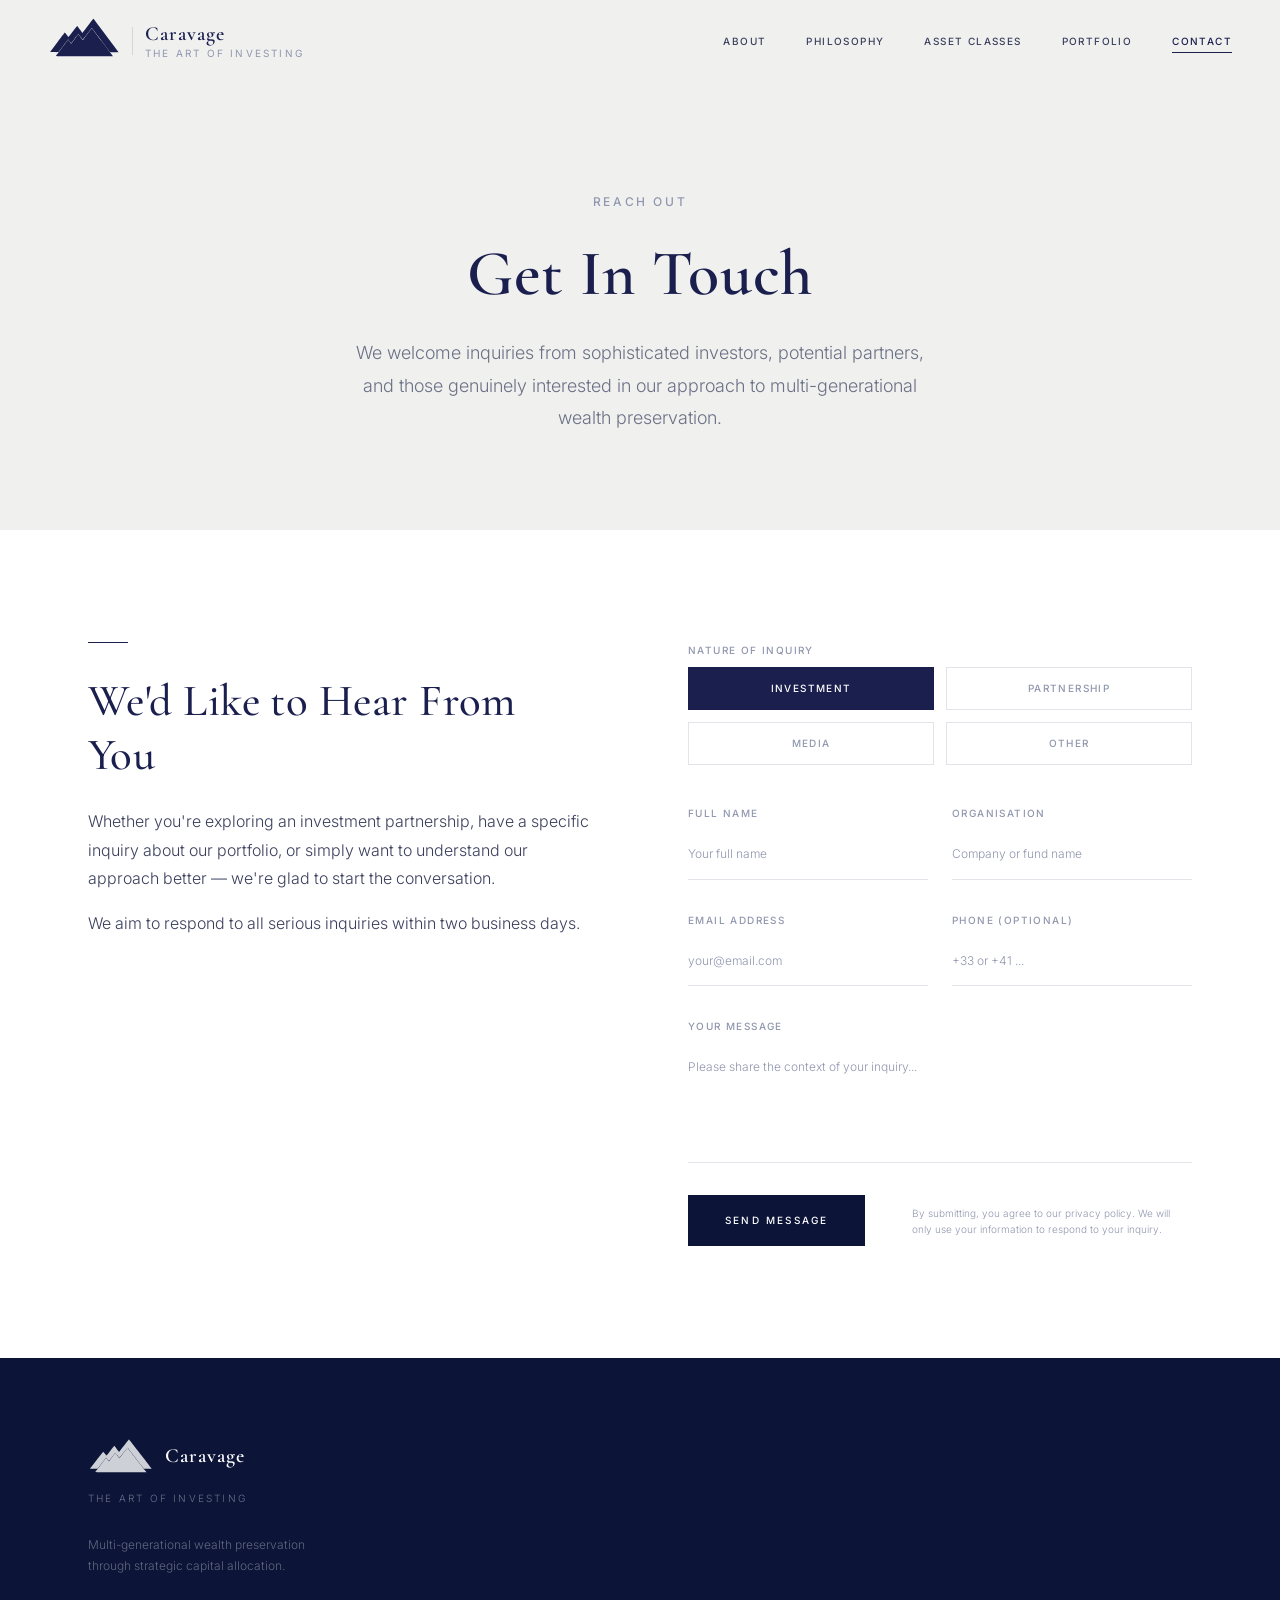
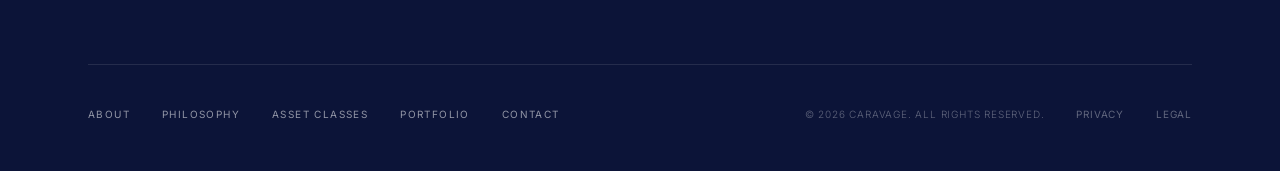
<file: contact.html>
<!DOCTYPE html>
<html lang="en">

<head>
    <meta charset="UTF-8" />
    <meta name="viewport" content="width=device-width, initial-scale=1.0" />
    <title>Contact — Caravage</title>
    <meta name="description"
        content="Contact Caravage. We welcome inquiries from sophisticated investors and potential partners. Offices in Paris and Zurich." />
    <link rel="stylesheet" href="index.css" />
    <style>
        .contact-layout {
            display: grid;
            grid-template-columns: 1fr 1fr;
            gap: 6rem;
            align-items: start;
        }

        .contact-intro {
            position: sticky;
            top: 8rem;
        }

        .contact-info-block {
            display: flex;
            flex-direction: column;
            gap: 2rem;
            margin-top: 3rem;
        }

        .contact-info-item {
            display: flex;
            flex-direction: column;
            gap: 0.25rem;
        }

        .contact-info-label {
            font-size: var(--size-xs);
            font-weight: 500;
            letter-spacing: var(--tracking-widest);
            text-transform: uppercase;
            color: var(--color-text-muted);
            margin-bottom: 0.25rem;
        }

        .contact-info-value {
            font-family: var(--font-serif);
            font-size: 1.125rem;
            color: var(--color-navy);
        }

        .contact-info-detail {
            font-size: var(--size-sm);
            color: var(--color-text-light);
            font-weight: 300;
        }

        .inquiry-types {
            display: grid;
            grid-template-columns: repeat(2, 1fr);
            gap: 0.75rem;
            margin-bottom: 0.5rem;
        }

        .inquiry-radio {
            display: none;
        }

        .inquiry-label {
            display: flex;
            align-items: center;
            justify-content: center;
            padding: 0.75rem 1rem;
            border: 1px solid var(--color-border);
            cursor: pointer;
            font-size: var(--size-xs);
            font-weight: 500;
            letter-spacing: var(--tracking-wider);
            text-transform: uppercase;
            color: var(--color-text-muted);
            transition: all var(--transition);
            text-align: center;
        }

        .inquiry-radio:checked+.inquiry-label {
            background-color: var(--color-navy);
            color: var(--color-white);
            border-color: var(--color-navy);
        }

        .inquiry-label:hover {
            border-color: var(--color-navy);
            color: var(--color-navy);
        }

        .offices-detail-grid {
            display: grid;
            grid-template-columns: 1fr 1fr;
            gap: 3rem;
        }

        .form-submit-area {
            display: flex;
            align-items: center;
            justify-content: space-between;
            gap: 1.5rem;
            flex-wrap: wrap;
        }

        .form-disclaimer {
            font-size: var(--size-xs);
            color: var(--color-text-muted);
            font-weight: 300;
            max-width: 280px;
            line-height: 1.6;
        }

        @media (max-width: 1024px) {
            .contact-layout {
                grid-template-columns: 1fr;
                gap: 4rem;
            }

            .contact-intro {
                position: static;
            }

            .offices-detail-grid {
                grid-template-columns: 1fr;
                gap: 2rem;
            }
        }
    </style>
</head>

<body>

    <!-- Navigation -->
    <nav class="nav" id="main-nav">
        <a href="index.html" class="nav-logo">
            <img src="logo.svg" alt="Caravage Logo" class="nav-logo-img" />
            <div class="nav-logo-divider"></div>
            <div class="nav-logo-text">
                <span class="nav-logo-name">Caravage</span>
                <span class="nav-logo-tagline">The Art of Investing</span>
            </div>
        </a>
        <div class="nav-links">
            <a href="about.html" class="nav-link" data-page="about.html">About</a>
            <a href="philosophy.html" class="nav-link" data-page="philosophy.html">Philosophy</a>
            <a href="assets.html" class="nav-link" data-page="assets.html">Asset Classes</a>
            <a href="portfolio.html" class="nav-link" data-page="portfolio.html">Portfolio</a>
            <a href="contact.html" class="nav-link active" data-page="contact.html">Contact</a>
        </div>
        <button class="nav-hamburger" id="hamburger" aria-label="Open menu">
            <span></span><span></span><span></span>
        </button>
    </nav>

    <div class="nav-mobile" id="mobile-nav">
        <button class="nav-mobile-close" id="mobile-close">✕</button>
        <a href="about.html" class="nav-link">About</a>
        <a href="philosophy.html" class="nav-link">Philosophy</a>
        <a href="assets.html" class="nav-link">Asset Classes</a>
        <a href="portfolio.html" class="nav-link">Portfolio</a>
        <a href="contact.html" class="nav-link">Contact</a>
    </div>

    <!-- ===== PAGE HERO ===== -->
    <section class="page-hero">
        <div class="container--text">
            <span class="label reveal">Reach Out</span>
            <h1 class="reveal reveal-delay-1">Get In Touch</h1>
            <p class="reveal reveal-delay-2">
                We welcome inquiries from sophisticated investors, potential partners, and those genuinely interested in
                our approach to multi-generational wealth preservation.
            </p>
        </div>
    </section>

    <!-- ===== CONTACT FORM + INFO ===== -->
    <section class="section" style="background-color: var(--color-white);">
        <div class="container">
            <div class="contact-layout">

                <!-- Left: Info -->
                <div class="contact-intro reveal">
                    <div class="divider divider--left"></div>
                    <h2 style="margin-bottom: 1.5rem;">We'd Like to Hear From You</h2>
                    <p>Whether you're exploring an investment partnership, have a specific inquiry about our portfolio,
                        or simply want to understand our approach better — we're glad to start the conversation.</p>
                    <p style="margin-top: 1rem;">We aim to respond to all serious inquiries within two business days.
                    </p>


                </div>

                <!-- Right: Form -->
                <div class="reveal reveal-delay-1">
                    <form class="contact-form" id="contact-form" novalidate>

                        <!-- Inquiry type -->
                        <div class="form-group">
                            <label class="form-label">Nature of Inquiry</label>
                            <div class="inquiry-types">
                                <div>
                                    <input type="radio" name="inquiry" id="inq-investment" value="Investment"
                                        class="inquiry-radio" checked>
                                    <label for="inq-investment" class="inquiry-label">Investment</label>
                                </div>
                                <div>
                                    <input type="radio" name="inquiry" id="inq-partnership" value="Partnership"
                                        class="inquiry-radio">
                                    <label for="inq-partnership" class="inquiry-label">Partnership</label>
                                </div>
                                <div>
                                    <input type="radio" name="inquiry" id="inq-media" value="Media"
                                        class="inquiry-radio">
                                    <label for="inq-media" class="inquiry-label">Media</label>
                                </div>
                                <div>
                                    <input type="radio" name="inquiry" id="inq-other" value="Other"
                                        class="inquiry-radio">
                                    <label for="inq-other" class="inquiry-label">Other</label>
                                </div>
                            </div>
                        </div>

                        <!-- Name + Company -->
                        <div class="form-row">
                            <div class="form-group">
                                <label class="form-label" for="name">Full Name</label>
                                <input type="text" id="name" name="name" class="form-input" placeholder="Your full name"
                                    required />
                            </div>
                            <div class="form-group">
                                <label class="form-label" for="company">Organisation</label>
                                <input type="text" id="company" name="company" class="form-input"
                                    placeholder="Company or fund name" />
                            </div>
                        </div>

                        <!-- Email + Phone -->
                        <div class="form-row">
                            <div class="form-group">
                                <label class="form-label" for="email">Email Address</label>
                                <input type="email" id="email" name="email" class="form-input"
                                    placeholder="your@email.com" required />
                            </div>
                            <div class="form-group">
                                <label class="form-label" for="phone">Phone (Optional)</label>
                                <input type="tel" id="phone" name="phone" class="form-input"
                                    placeholder="+33 or +41 ..." />
                            </div>
                        </div>

                        <!-- Message -->
                        <div class="form-group">
                            <label class="form-label" for="message">Your Message</label>
                            <textarea id="message" name="message" class="form-textarea"
                                placeholder="Please share the context of your inquiry..." required></textarea>
                        </div>

                        <!-- Submit -->
                        <div class="form-submit-area">
                            <button type="submit" class="btn btn--primary" id="submit-btn">Send Message</button>
                            <p class="form-disclaimer">By submitting, you agree to our privacy policy. We will only use
                                your information to respond to your inquiry.</p>
                        </div>

                    </form>
                </div>

            </div>
        </div>
    </section>



    <!-- FOOTER -->
    <footer class="footer">
        <div class="container">
            <div class="footer-main">
                <div class="footer-brand">
                    <div class="footer-logo">
                        <img src="logo-white.svg" alt="Caravage Logo" class="footer-logo-img" />
                        <span class="footer-logo-name">Caravage</span>
                    </div>
                    <p class="footer-tagline">The Art of Investing</p>
                    <p
                        style="font-size: 0.75rem; color: rgba(255,255,255,0.35); font-weight: 300; max-width: 260px; margin-top: 0.75rem; line-height: 1.7;">
                        Multi-generational wealth preservation through strategic capital allocation.</p>
                </div>

            </div>
            <div class="footer-divider"></div>
            <div class="footer-bottom-row">
                <nav class="footer-nav">
                    <a href="about.html" class="footer-nav-link">About</a>
                    <a href="philosophy.html" class="footer-nav-link">Philosophy</a>
                    <a href="assets.html" class="footer-nav-link">Asset Classes</a>
                    <a href="portfolio.html" class="footer-nav-link">Portfolio</a>
                    <a href="contact.html" class="footer-nav-link">Contact</a>
                </nav>
                <div class="footer-bottom-right">
                    <p class="footer-copyright">© 2026 Caravage. All Rights Reserved.</p>
                    <div class="footer-sub-links">
                        <a href="#" class="footer-sub-link">Privacy</a>
                        <a href="#" class="footer-sub-link">Legal</a>
                    </div>
                </div>
            </div>
        </div>
    </footer>

    <script src="main.js"></script>
</body>

</html>
</file>
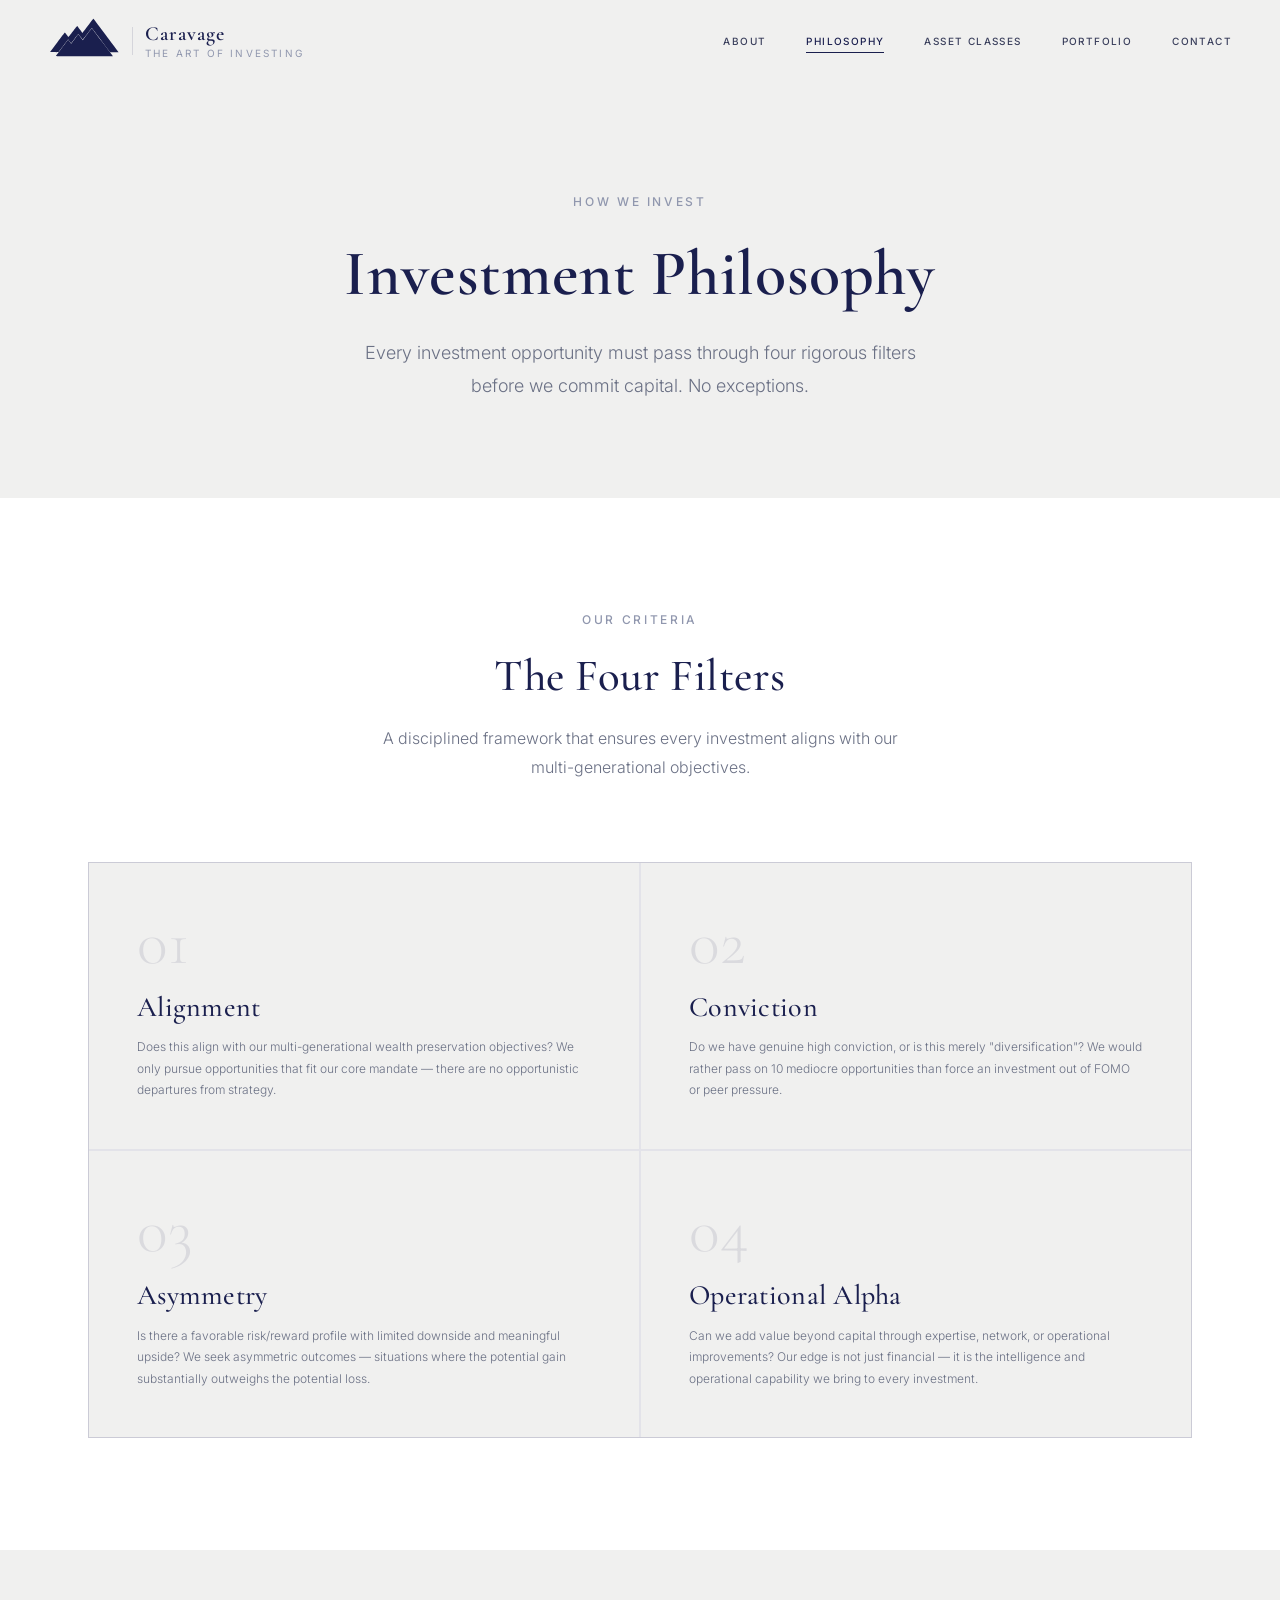
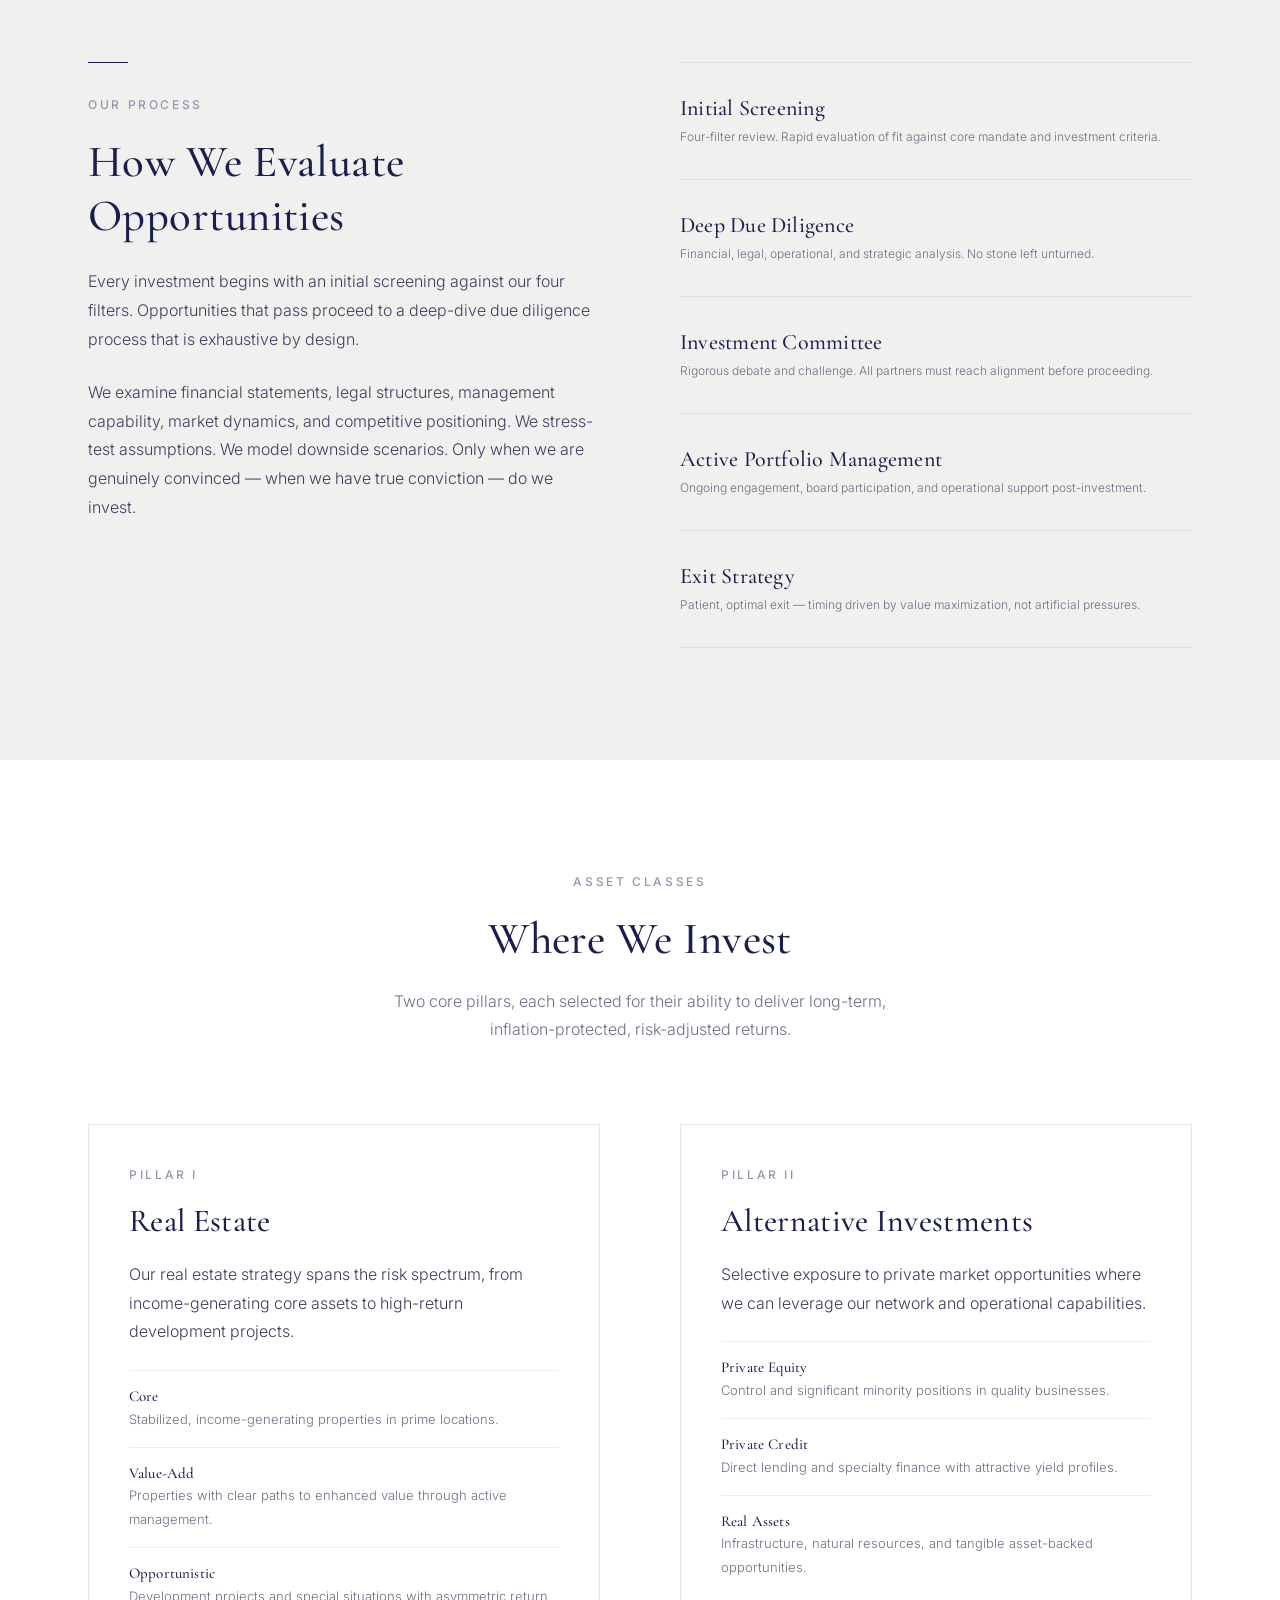
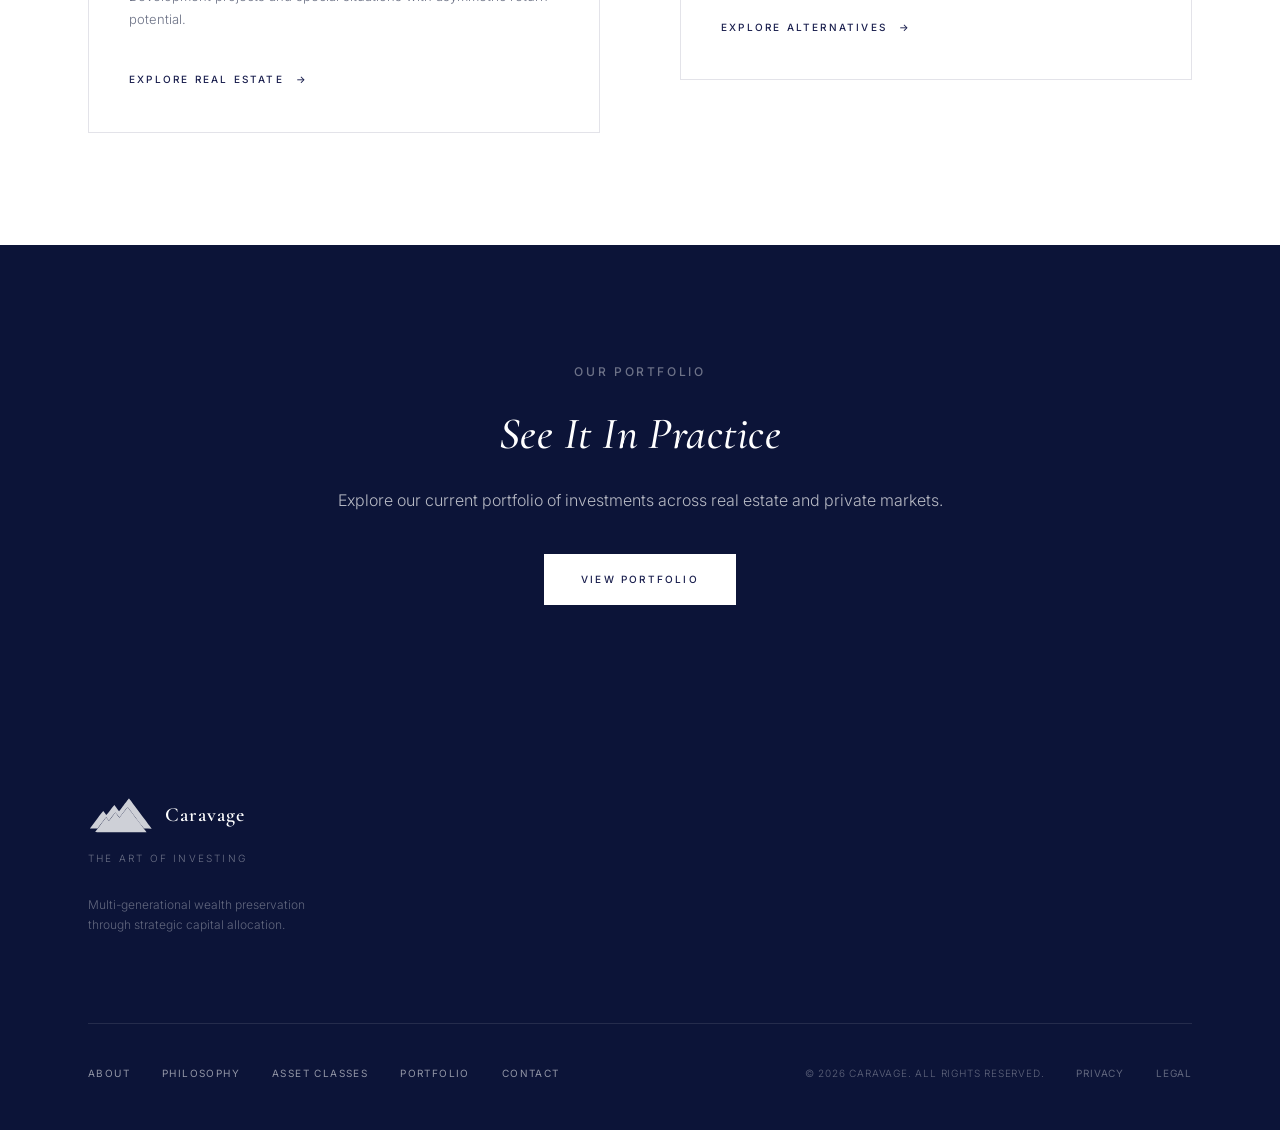
<file: philosophy.html>
<!DOCTYPE html>
<html lang="en">

<head>
    <meta charset="UTF-8" />
    <meta name="viewport" content="width=device-width, initial-scale=1.0" />
    <title>Investment Philosophy — Caravage</title>
    <meta name="description"
        content="Caravage's four investment filters: Alignment, Conviction, Asymmetry, and Operational Alpha. How we evaluate every opportunity." />
    <link rel="stylesheet" href="index.css" />
</head>

<body>

    <!-- Navigation -->
    <nav class="nav" id="main-nav">
        <a href="index.html" class="nav-logo">
            <img src="logo.svg" alt="Caravage Logo" class="nav-logo-img" />
            <div class="nav-logo-divider"></div>
            <div class="nav-logo-text">
                <span class="nav-logo-name">Caravage</span>
                <span class="nav-logo-tagline">The Art of Investing</span>
            </div>
        </a>
        <div class="nav-links">
            <a href="about.html" class="nav-link" data-page="about.html">About</a>
            <a href="philosophy.html" class="nav-link active" data-page="philosophy.html">Philosophy</a>
            <a href="assets.html" class="nav-link" data-page="assets.html">Asset Classes</a>
            <a href="portfolio.html" class="nav-link" data-page="portfolio.html">Portfolio</a>
            <a href="contact.html" class="nav-link" data-page="contact.html">Contact</a>
        </div>
        <button class="nav-hamburger" id="hamburger" aria-label="Open menu">
            <span></span><span></span><span></span>
        </button>
    </nav>

    <div class="nav-mobile" id="mobile-nav">
        <button class="nav-mobile-close" id="mobile-close">✕</button>
        <a href="about.html" class="nav-link">About</a>
        <a href="philosophy.html" class="nav-link">Philosophy</a>
        <a href="assets.html" class="nav-link">Asset Classes</a>
        <a href="portfolio.html" class="nav-link">Portfolio</a>
        <a href="contact.html" class="nav-link">Contact</a>
    </div>

    <!-- ===== PAGE HERO ===== -->
    <section class="page-hero">
        <div class="container--text">
            <span class="label reveal">How We Invest</span>
            <h1 class="reveal reveal-delay-1">Investment Philosophy</h1>
            <p class="reveal reveal-delay-2">
                Every investment opportunity must pass through four rigorous filters before we commit capital. No
                exceptions.
            </p>
        </div>
    </section>

    <!-- ===== THE FOUR FILTERS ===== -->
    <section class="section" style="background-color: var(--color-white);">
        <div class="container">
            <div class="section-header reveal">
                <span class="label">Our Criteria</span>
                <h2>The Four Filters</h2>
                <p>A disciplined framework that ensures every investment aligns with our multi-generational objectives.
                </p>
            </div>

            <div class="filters-grid reveal">
                <div class="filter-item">
                    <div class="filter-num">01</div>
                    <h4>Alignment</h4>
                    <p>Does this align with our multi-generational wealth preservation objectives? We only pursue
                        opportunities that fit our core mandate — there are no opportunistic departures from strategy.
                    </p>
                </div>
                <div class="filter-item">
                    <div class="filter-num">02</div>
                    <h4>Conviction</h4>
                    <p>Do we have genuine high conviction, or is this merely "diversification"? We would rather pass on
                        10 mediocre opportunities than force an investment out of FOMO or peer pressure.</p>
                </div>
                <div class="filter-item">
                    <div class="filter-num">03</div>
                    <h4>Asymmetry</h4>
                    <p>Is there a favorable risk/reward profile with limited downside and meaningful upside? We seek
                        asymmetric outcomes — situations where the potential gain substantially outweighs the potential
                        loss.</p>
                </div>
                <div class="filter-item">
                    <div class="filter-num">04</div>
                    <h4>Operational Alpha</h4>
                    <p>Can we add value beyond capital through expertise, network, or operational improvements? Our edge
                        is not just financial — it is the intelligence and operational capability we bring to every
                        investment.</p>
                </div>
            </div>
        </div>
    </section>

    <!-- ===== PROCESS ===== -->
    <section class="section">
        <div class="container">
            <div class="two-col">
                <div class="reveal">
                    <div class="divider divider--left"></div>
                    <span class="label" style="display: block; margin-bottom: 1.25rem;">Our Process</span>
                    <h2 style="margin-bottom: 1.5rem;">How We Evaluate Opportunities</h2>
                    <p style="margin-bottom: 1.5rem;">
                        Every investment begins with an initial screening against our four filters. Opportunities that
                        pass proceed to a deep-dive due diligence process that is exhaustive by design.
                    </p>
                    <p>
                        We examine financial statements, legal structures, management capability, market dynamics, and
                        competitive positioning. We stress-test assumptions. We model downside scenarios. Only when we
                        are genuinely convinced — when we have true conviction — do we invest.
                    </p>
                </div>
                <div>
                    <div class="approach-list">
                        <div class="approach-item reveal">
                            <div>
                                <h5>Initial Screening</h5>
                                <p>Four-filter review. Rapid evaluation of fit against core mandate and investment
                                    criteria.</p>
                            </div>
                        </div>
                        <div class="approach-item reveal">
                            <div>
                                <h5>Deep Due Diligence</h5>
                                <p>Financial, legal, operational, and strategic analysis. No stone left unturned.</p>
                            </div>
                        </div>
                        <div class="approach-item reveal">
                            <div>
                                <h5>Investment Committee</h5>
                                <p>Rigorous debate and challenge. All partners must reach alignment before proceeding.
                                </p>
                            </div>
                        </div>
                        <div class="approach-item reveal">
                            <div>
                                <h5>Active Portfolio Management</h5>
                                <p>Ongoing engagement, board participation, and operational support post-investment.</p>
                            </div>
                        </div>
                        <div class="approach-item reveal">
                            <div>
                                <h5>Exit Strategy</h5>
                                <p>Patient, optimal exit — timing driven by value maximization, not artificial
                                    pressures.</p>
                            </div>
                        </div>
                    </div>
                </div>
            </div>
        </div>
    </section>

    <!-- ===== ASSET CLASS FOCUS ===== -->
    <section class="section" style="background-color: var(--color-white);">
        <div class="container">
            <div class="section-header reveal">
                <span class="label">Asset Classes</span>
                <h2>Where We Invest</h2>
                <p>Two core pillars, each selected for their ability to deliver long-term, inflation-protected,
                    risk-adjusted returns.</p>
            </div>
            <div class="two-col">
                <div class="card reveal">
                    <div class="label" style="margin-bottom: 1rem;">Pillar I</div>
                    <h3 style="margin-bottom: 1.25rem;">Real Estate</h3>
                    <p style="margin-bottom: 1.5rem;">Our real estate strategy spans the risk spectrum, from
                        income-generating core assets to high-return development projects.</p>
                    <div class="approach-list">
                        <div class="approach-item" style="padding: 1rem 0;">
                            <div>
                                <h5 style="font-size: 0.9375rem; margin-bottom: 0.15rem;">Core</h5>
                                <p style="font-size: 0.8125rem;">Stabilized, income-generating properties in prime
                                    locations.</p>
                            </div>
                        </div>
                        <div class="approach-item" style="padding: 1rem 0;">
                            <div>
                                <h5 style="font-size: 0.9375rem; margin-bottom: 0.15rem;">Value-Add</h5>
                                <p style="font-size: 0.8125rem;">Properties with clear paths to enhanced value through
                                    active management.</p>
                            </div>
                        </div>
                        <div class="approach-item" style="padding: 1rem 0; border-bottom: none;">
                            <div>
                                <h5 style="font-size: 0.9375rem; margin-bottom: 0.15rem;">Opportunistic</h5>
                                <p style="font-size: 0.8125rem;">Development projects and special situations with
                                    asymmetric return potential.</p>
                            </div>
                        </div>
                    </div>
                    <a href="assets.html" class="btn btn--ghost" style="margin-top: 1.5rem;">Explore Real Estate</a>
                </div>
                <div class="card reveal reveal-delay-1">
                    <div class="label" style="margin-bottom: 1rem;">Pillar II</div>
                    <h3 style="margin-bottom: 1.25rem;">Alternative Investments</h3>
                    <p style="margin-bottom: 1.5rem;">Selective exposure to private market opportunities where we can
                        leverage our network and operational capabilities.</p>
                    <div class="approach-list">
                        <div class="approach-item" style="padding: 1rem 0;">
                            <div>
                                <h5 style="font-size: 0.9375rem; margin-bottom: 0.15rem;">Private Equity</h5>
                                <p style="font-size: 0.8125rem;">Control and significant minority positions in quality
                                    businesses.</p>
                            </div>
                        </div>
                        <div class="approach-item" style="padding: 1rem 0;">
                            <div>
                                <h5 style="font-size: 0.9375rem; margin-bottom: 0.15rem;">Private Credit</h5>
                                <p style="font-size: 0.8125rem;">Direct lending and specialty finance with attractive
                                    yield profiles.</p>
                            </div>
                        </div>
                        <div class="approach-item" style="padding: 1rem 0; border-bottom: none;">
                            <div>
                                <h5 style="font-size: 0.9375rem; margin-bottom: 0.15rem;">Real Assets</h5>
                                <p style="font-size: 0.8125rem;">Infrastructure, natural resources, and tangible
                                    asset-backed opportunities.</p>
                            </div>
                        </div>
                    </div>
                    <a href="assets.html" class="btn btn--ghost" style="margin-top: 1.5rem;">Explore Alternatives</a>
                </div>
            </div>
        </div>
    </section>

    <!-- ===== CTA ===== -->
    <section class="section section--dark">
        <div class="container--text text-center">
            <div class="reveal">
                <span class="label" style="color: rgba(255,255,255,0.4);">Our Portfolio</span>
                <h2 style="margin: 1.5rem 0; font-style: italic;">See It In Practice</h2>
                <p style="margin-bottom: 2.5rem;">Explore our current portfolio of investments across real estate and
                    private markets.</p>
                <a href="portfolio.html" class="btn btn--light">View Portfolio</a>
            </div>
        </div>
    </section>

    <!-- FOOTER -->
    <footer class="footer">
        <div class="container">
            <div class="footer-main">
                <div class="footer-brand">
                    <div class="footer-logo">
                        <img src="logo-white.svg" alt="Caravage Logo" class="footer-logo-img" />
                        <span class="footer-logo-name">Caravage</span>
                    </div>
                    <p class="footer-tagline">The Art of Investing</p>
                    <p
                        style="font-size: 0.75rem; color: rgba(255,255,255,0.35); font-weight: 300; max-width: 260px; margin-top: 0.75rem; line-height: 1.7;">
                        Multi-generational wealth preservation through strategic capital allocation.</p>
                </div>

            </div>
            <div class="footer-divider"></div>
            <div class="footer-bottom-row">
                <nav class="footer-nav">
                    <a href="about.html" class="footer-nav-link">About</a>
                    <a href="philosophy.html" class="footer-nav-link">Philosophy</a>
                    <a href="assets.html" class="footer-nav-link">Asset Classes</a>
                    <a href="portfolio.html" class="footer-nav-link">Portfolio</a>
                    <a href="contact.html" class="footer-nav-link">Contact</a>
                </nav>
                <div class="footer-bottom-right">
                    <p class="footer-copyright">© 2026 Caravage. All Rights Reserved.</p>
                    <div class="footer-sub-links">
                        <a href="#" class="footer-sub-link">Privacy</a>
                        <a href="#" class="footer-sub-link">Legal</a>
                    </div>
                </div>
            </div>
        </div>
    </footer>

    <script src="main.js"></script>
</body>

</html>
</file>
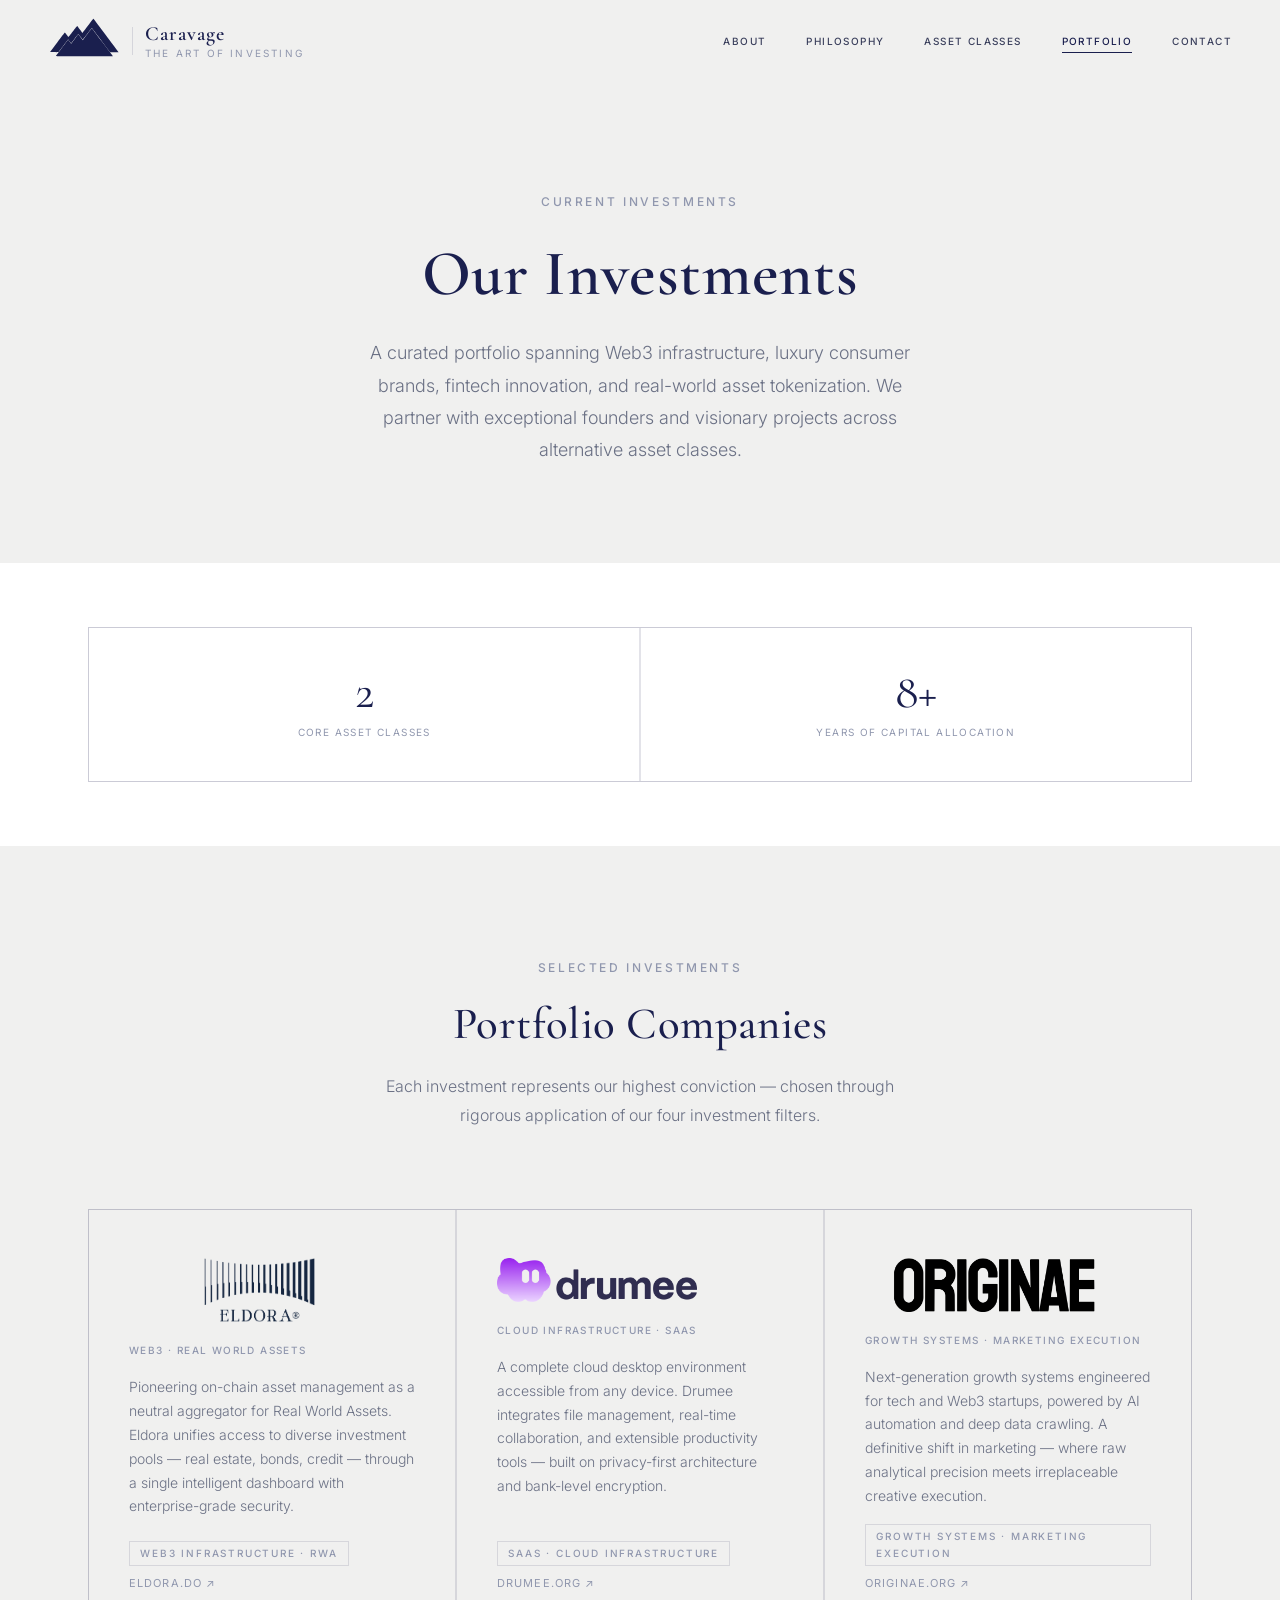
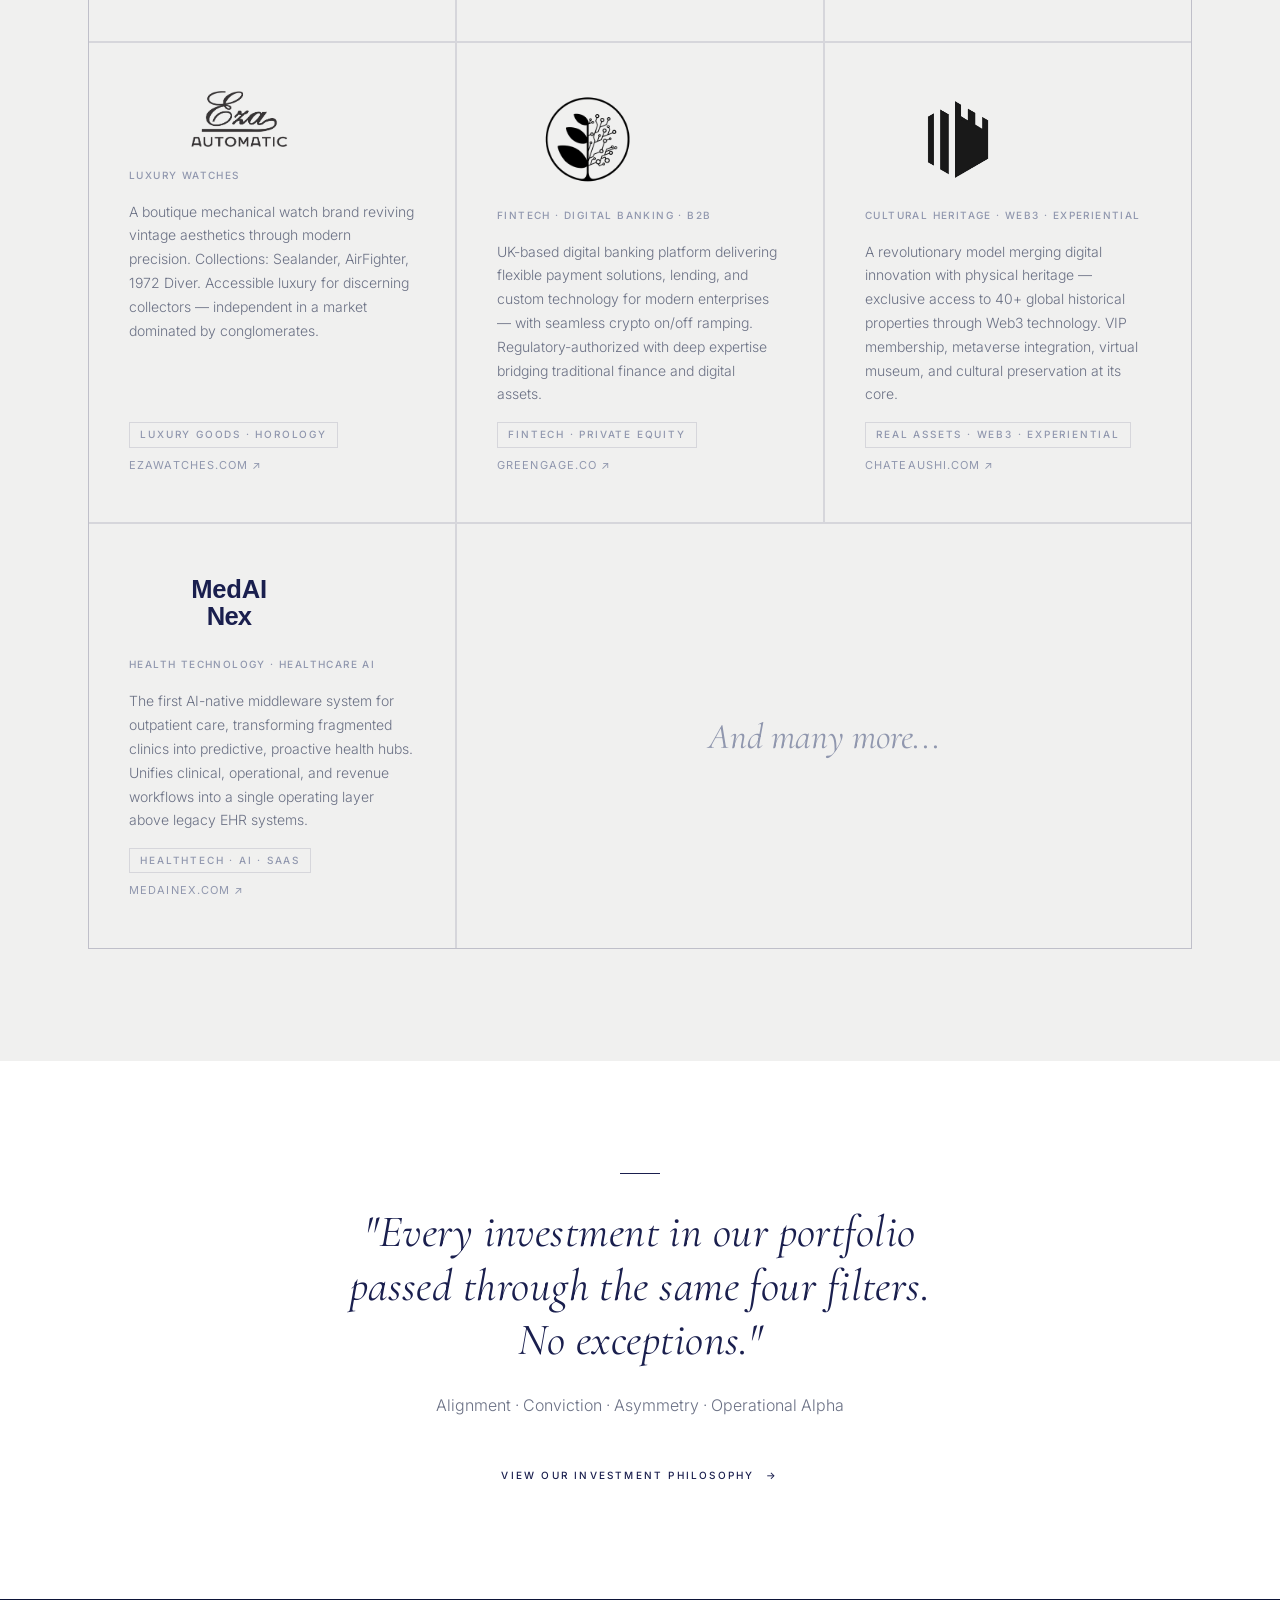
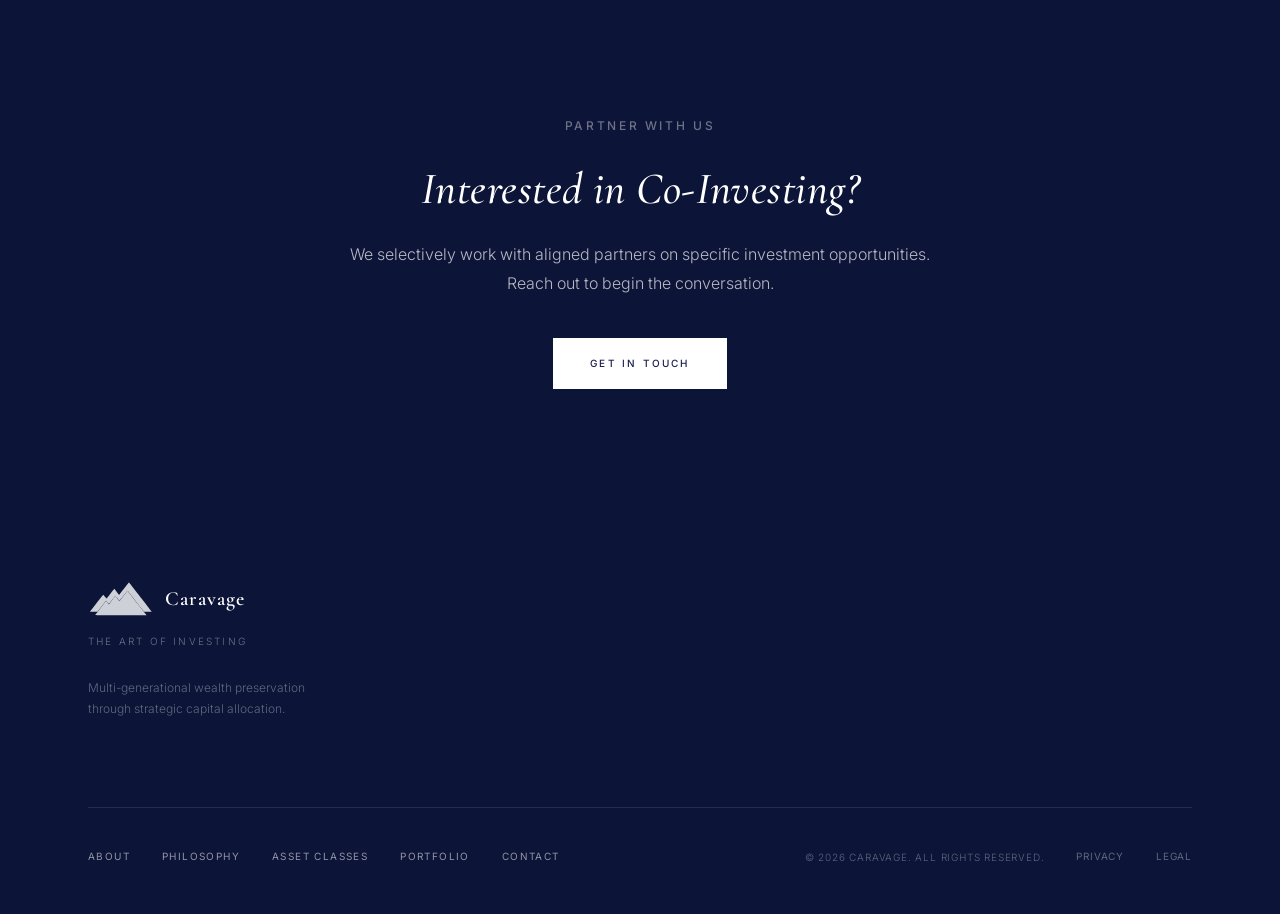
<file: portfolio.html>
<!DOCTYPE html>
<html lang="en">

<head>
    <meta charset="UTF-8" />
    <meta name="viewport" content="width=device-width, initial-scale=1.0" />
    <title>Portfolio — Caravage</title>
    <meta name="description"
        content="Explore Caravage's curated investment portfolio spanning Web3 infrastructure, luxury consumer brands, fintech innovation, and real-world asset tokenization. Strategic capital allocation for multi-generational wealth." />
    <link rel="stylesheet" href="index.css" />
    <style>
        .portfolio-grid {
            display: grid;
            grid-template-columns: repeat(3, 1fr);
            gap: 2px;
            background-color: var(--color-border);
            border: 1.5px solid var(--color-border);
        }

        .portfolio-card {
            background-color: var(--color-bg);
            padding: 3rem 2.5rem;
            display: flex;
            flex-direction: column;
            gap: 1rem;
            transition: background-color var(--transition), transform var(--transition);
            position: relative;
            overflow: hidden;
        }

        .portfolio-card::before {
            content: '';
            position: absolute;
            bottom: 0;
            left: 0;
            right: 0;
            height: 2px;
            background-color: var(--color-navy);
            transform: scaleX(0);
            transform-origin: left;
            transition: transform 0.4s ease;
        }

        .portfolio-card:hover {
            background-color: var(--color-white);
        }

        .portfolio-card:hover::before {
            transform: scaleX(1);
        }

        .portfolio-card-name {
            font-family: var(--font-serif);
            font-size: 1.875rem;
            font-weight: 400;
            color: var(--color-navy);
            line-height: 1;
            margin-bottom: 0.25rem;
        }

        .portfolio-card-logo {
            max-height: 4.5rem;
            max-width: 220px;
            width: auto;
            object-fit: contain;
            margin-bottom: 0.25rem;
        }

        .portfolio-card-sector {
            font-size: var(--size-xs);
            font-weight: 500;
            letter-spacing: var(--tracking-wider);
            text-transform: uppercase;
            color: var(--color-text-muted);
        }

        .portfolio-card p {
            font-size: 0.875rem;
            color: var(--color-text-light);
            line-height: 1.7;
            font-weight: 300;
        }

        .portfolio-card-type {
            display: inline-block;
            font-size: 0.625rem;
            font-weight: 500;
            letter-spacing: 0.18em;
            text-transform: uppercase;
            padding: 0.2rem 0.65rem;
            border: 1px solid var(--color-border);
            color: var(--color-text-muted);
            margin-top: auto;
        }

        .portfolio-stats {
            display: grid;
            grid-template-columns: repeat(2, 1fr);
            gap: 1.5px;
            background-color: var(--color-border);
            border: 1.5px solid var(--color-border);
        }

        .portfolio-stat {
            background-color: var(--color-white);
            padding: 2.5rem 2rem;
            text-align: center;
        }

        .portfolio-stat-num {
            font-family: var(--font-serif);
            font-size: 3rem;
            font-weight: 400;
            color: var(--color-navy);
            line-height: 1;
            margin-bottom: 0.5rem;
        }

        .portfolio-stat-label {
            font-size: var(--size-xs);
            font-weight: 400;
            letter-spacing: var(--tracking-wider);
            text-transform: uppercase;
            color: var(--color-text-muted);
        }

        .portfolio-card--more {
            grid-column: span 2;
            display: flex;
            align-items: center;
            justify-content: center;
            text-align: center;
            min-height: 250px;
            background-color: var(--color-bg);
            transition: background-color var(--transition);
        }

        .portfolio-card--more:hover {
            background-color: var(--color-white);
        }

        .portfolio-card-more-text {
            font-family: var(--font-serif);
            font-size: 2.25rem;
            font-style: italic;
            font-weight: 400;
            color: var(--color-text-muted);
            transition: color var(--transition);
        }

        .portfolio-card--more:hover .portfolio-card-more-text {
            color: var(--color-navy);
        }

        @media (max-width: 768px) {
            .portfolio-grid {
                grid-template-columns: 1fr;
            }

            .portfolio-stats {
                grid-template-columns: repeat(2, 1fr);
            }
        }

        @media (max-width: 1024px) {
            .portfolio-grid {
                grid-template-columns: repeat(2, 1fr);
            }

            .portfolio-card--more {
                grid-column: span 1;
            }
        }
    </style>
</head>

<body>

    <!-- Navigation -->
    <nav class="nav" id="main-nav">
        <a href="index.html" class="nav-logo">
            <img src="logo.svg" alt="Caravage Logo" class="nav-logo-img" />
            <div class="nav-logo-divider"></div>
            <div class="nav-logo-text">
                <span class="nav-logo-name">Caravage</span>
                <span class="nav-logo-tagline">The Art of Investing</span>
            </div>
        </a>
        <div class="nav-links">
            <a href="about.html" class="nav-link" data-page="about.html">About</a>
            <a href="philosophy.html" class="nav-link" data-page="philosophy.html">Philosophy</a>
            <a href="assets.html" class="nav-link" data-page="assets.html">Asset Classes</a>
            <a href="portfolio.html" class="nav-link active" data-page="portfolio.html">Portfolio</a>
            <a href="contact.html" class="nav-link" data-page="contact.html">Contact</a>
        </div>
        <button class="nav-hamburger" id="hamburger" aria-label="Open menu">
            <span></span><span></span><span></span>
        </button>
    </nav>

    <div class="nav-mobile" id="mobile-nav">
        <button class="nav-mobile-close" id="mobile-close">✕</button>
        <a href="about.html" class="nav-link">About</a>
        <a href="philosophy.html" class="nav-link">Philosophy</a>
        <a href="assets.html" class="nav-link">Asset Classes</a>
        <a href="portfolio.html" class="nav-link">Portfolio</a>
        <a href="contact.html" class="nav-link">Contact</a>
    </div>

    <!-- ===== PAGE HERO ===== -->
    <section class="page-hero">
        <div class="container--text">
            <span class="label reveal">Current Investments</span>
            <h1 class="reveal reveal-delay-1">Our Investments</h1>
            <p class="reveal reveal-delay-2">
                A curated portfolio spanning Web3 infrastructure, luxury consumer brands, fintech innovation, and
                real-world asset tokenization. We partner with exceptional founders and visionary projects across
                alternative asset classes.
            </p>
        </div>
    </section>

    <!-- ===== STATS ===== -->
    <section class="section--sm" style="background-color: var(--color-white);">
        <div class="container">
            <div class="portfolio-stats reveal">
                <div class="portfolio-stat">
                    <div class="portfolio-stat-num">2</div>
                    <div class="portfolio-stat-label">Core Asset Classes</div>
                </div>
                <div class="portfolio-stat">
                    <div class="portfolio-stat-num">8+</div>
                    <div class="portfolio-stat-label">Years of Capital Allocation</div>
                </div>
            </div>
        </div>
    </section>

    <!-- ===== PORTFOLIO GRID ===== -->
    <section class="section">
        <div class="container">
            <div class="section-header reveal">
                <span class="label">Selected Investments</span>
                <h2>Portfolio Companies</h2>
                <p>Each investment represents our highest conviction — chosen through rigorous application of our four
                    investment filters.</p>
            </div>

            <div class="portfolio-grid reveal">

                <div class="portfolio-card">
                    <img src="Logo/Eldora.png" alt="Eldora" class="portfolio-card-logo"
                        style="max-height: 4rem; max-width: 260px;" />
                    <div class="portfolio-card-sector">Web3 · Real World Assets</div>
                    <p>Pioneering on-chain asset management as a neutral aggregator for Real World Assets. Eldora
                        unifies access to diverse investment pools — real estate, bonds, credit — through a single
                        intelligent dashboard with enterprise-grade security.</p>
                    <div
                        style="margin-top: auto; display: flex; align-items: center; justify-content: space-between; flex-wrap: wrap; gap: 0.5rem;">
                        <span class="portfolio-card-type">Web3 Infrastructure · RWA</span>
                        <a href="https://eldora.do" target="_blank" rel="nofollow noreferrer"
                            style="font-size: 0.6875rem; letter-spacing: 0.1em; text-transform: uppercase; color: var(--color-text-muted); text-decoration: none;">eldora.do
                            ↗</a>
                    </div>
                </div>

                <div class="portfolio-card">
                    <img src="Logo/Drumee.png" alt="Drumee" class="portfolio-card-logo"
                        style="max-height: 3.5rem; max-width: 200px;" />
                    <div class="portfolio-card-sector">Cloud Infrastructure · SaaS</div>
                    <p>A complete cloud desktop environment accessible from any device. Drumee integrates file
                        management, real-time collaboration, and extensible productivity tools — built on privacy-first
                        architecture and bank-level encryption.</p>
                    <div
                        style="margin-top: auto; display: flex; align-items: center; justify-content: space-between; flex-wrap: wrap; gap: 0.5rem;">
                        <span class="portfolio-card-type">SaaS · Cloud Infrastructure</span>
                        <a href="https://drumee.org" target="_blank" rel="nofollow noreferrer"
                            style="font-size: 0.6875rem; letter-spacing: 0.1em; text-transform: uppercase; color: var(--color-text-muted); text-decoration: none;">drumee.org
                            ↗</a>
                    </div>
                </div>

                <div class="portfolio-card">
                    <img src="Logo/ORIGINAE.png" alt="Guillotine Vodka" class="portfolio-card-logo"
                        style="max-height: 5rem; max-width: 260px;" />
                    <div class="portfolio-card-sector">Growth Systems · Marketing Execution</div>
                    <p>Next-generation growth systems engineered for tech and Web3 startups, powered by AI automation
                        and deep data crawling. A definitive shift in marketing — where raw analytical precision meets
                        irreplaceable creative execution.</p>
                    <div
                        style="margin-top: auto; display: flex; align-items: center; justify-content: space-between; flex-wrap: wrap; gap: 0.5rem;">
                        <span class="portfolio-card-type">Growth Systems · Marketing Execution</span>
                        <a href="https://originae.org/" target="_blank" rel="nofollow noreferrer"
                            style="font-size: 0.6875rem; letter-spacing: 0.1em; text-transform: uppercase; color: var(--color-text-muted); text-decoration: none;">originae.org
                            ↗</a>
                    </div>
                </div>

                <div class="portfolio-card">
                    <img src="Logo/EZA_Watches.png" alt="Eza Watches" class="portfolio-card-logo"
                        style="max-height: 3.5rem; max-width: 220px;" />
                    <div class="portfolio-card-sector">Luxury Watches</div>
                    <p>A boutique mechanical watch brand reviving vintage aesthetics through modern precision.
                        Collections: Sealander, AirFighter, 1972 Diver. Accessible luxury for discerning collectors —
                        independent in a market dominated by conglomerates.</p>
                    <div
                        style="margin-top: auto; display: flex; align-items: center; justify-content: space-between; flex-wrap: wrap; gap: 0.5rem;">
                        <span class="portfolio-card-type">Luxury Goods · Horology</span>
                        <a href="https://ezawatches.com" target="_blank" rel="nofollow noreferrer"
                            style="font-size: 0.6875rem; letter-spacing: 0.1em; text-transform: uppercase; color: var(--color-text-muted); text-decoration: none;">ezawatches.com
                            ↗</a>
                    </div>
                </div>

                <div class="portfolio-card">
                    <img src="Logo/greengage.png" alt="Greengage" class="portfolio-card-logo"
                        style="max-height: 6rem; max-width: 180px;" />
                    <div class="portfolio-card-sector">Fintech · Digital Banking · B2B</div>
                    <p>UK-based digital banking platform delivering flexible payment solutions, lending, and custom
                        technology for modern enterprises — with seamless crypto on/off ramping. Regulatory-authorized
                        with deep expertise bridging traditional finance and digital assets.</p>
                    <div
                        style="margin-top: auto; display: flex; align-items: center; justify-content: space-between; flex-wrap: wrap; gap: 0.5rem;">
                        <span class="portfolio-card-type">Fintech · Private Equity</span>
                        <a href="https://greengage.co" target="_blank" rel="nofollow noreferrer"
                            style="font-size: 0.6875rem; letter-spacing: 0.1em; text-transform: uppercase; color: var(--color-text-muted); text-decoration: none;">greengage.co
                            ↗</a>
                    </div>
                </div>

                <div class="portfolio-card">
                    <img src="Logo/chateaushi.png" alt="Chateau Shi" class="portfolio-card-logo"
                        style="max-height: 6rem; max-width: 180px;" />
                    <div class="portfolio-card-sector">Cultural Heritage · Web3 · Experiential</div>
                    <p>A revolutionary model merging digital innovation with physical heritage — exclusive access to 40+
                        global historical properties through Web3 technology. VIP membership, metaverse integration,
                        virtual museum, and cultural preservation at its core.</p>
                    <div
                        style="margin-top: auto; display: flex; align-items: center; justify-content: space-between; flex-wrap: wrap; gap: 0.5rem;">
                        <span class="portfolio-card-type">Real Assets · Web3 · Experiential</span>
                        <a href="https://chateaushi.com" target="_blank" rel="nofollow noreferrer"
                            style="font-size: 0.6875rem; letter-spacing: 0.1em; text-transform: uppercase; color: var(--color-text-muted); text-decoration: none;">chateaushi.com
                            ↗</a>
                    </div>
                </div>

                <div class="portfolio-card">
                    <img src="Logo/MedAI_Nex.svg" alt="MedAI Nex" class="portfolio-card-logo"
                        style="max-height: 4rem; max-width: 200px;" />
                    <div class="portfolio-card-sector">Health Technology · Healthcare AI</div>
                    <p>The first AI-native middleware system for outpatient care, transforming fragmented clinics into predictive, proactive health hubs. Unifies clinical, operational, and revenue workflows into a single operating layer above legacy EHR systems.</p>
                    <div
                        style="margin-top: auto; display: flex; align-items: center; justify-content: space-between; flex-wrap: wrap; gap: 0.5rem;">
                        <span class="portfolio-card-type">Healthtech · AI · SaaS</span>
                        <a href="https://www.medainex.com" target="_blank" rel="nofollow noreferrer"
                            style="font-size: 0.6875rem; letter-spacing: 0.1em; text-transform: uppercase; color: var(--color-text-muted); text-decoration: none;">medainex.com
                            ↗</a>
                    </div>
                </div>
                <div class="portfolio-card portfolio-card--more">
                    <div class="portfolio-card-more-text">And many more...</div>
                </div>

            </div>
        </div>
    </section>

    <!-- ===== APPROACH QUOTE ===== -->
    <section class="section" style="background-color: var(--color-white);">
        <div class="container--text text-center">
            <div class="reveal">
                <div class="divider"></div>
                <h2 style="font-style: italic; font-weight: 400; margin-bottom: 1.5rem;">"Every investment in our
                    portfolio passed through the same four filters. No exceptions."</h2>
                <p style="color: var(--color-text-light); max-width: 500px; margin: 0 auto 2.5rem;">Alignment ·
                    Conviction · Asymmetry · Operational Alpha</p>
                <a href="philosophy.html" class="btn btn--ghost">View Our Investment Philosophy</a>
            </div>
        </div>
    </section>

    <!-- ===== CTA ===== -->
    <section class="section section--dark">
        <div class="container--text text-center">
            <div class="reveal">
                <span class="label" style="color: rgba(255,255,255,0.4);">Partner With Us</span>
                <h2 style="margin: 1.5rem 0; font-style: italic;">Interested in Co-Investing?</h2>
                <p style="margin-bottom: 2.5rem;">We selectively work with aligned partners on specific investment
                    opportunities. Reach out to begin the conversation.</p>
                <a href="contact.html" class="btn btn--light">Get In Touch</a>
            </div>
        </div>
    </section>

    <!-- FOOTER -->
    <footer class="footer">
        <div class="container">
            <div class="footer-main">
                <div class="footer-brand">
                    <div class="footer-logo">
                        <img src="logo-white.svg" alt="Caravage Logo" class="footer-logo-img" />
                        <span class="footer-logo-name">Caravage</span>
                    </div>
                    <p class="footer-tagline">The Art of Investing</p>
                    <p
                        style="font-size: 0.75rem; color: rgba(255,255,255,0.35); font-weight: 300; max-width: 260px; margin-top: 0.75rem; line-height: 1.7;">
                        Multi-generational wealth preservation through strategic capital allocation.</p>
                </div>

            </div>
            <div class="footer-divider"></div>
            <div class="footer-bottom-row">
                <nav class="footer-nav">
                    <a href="about.html" class="footer-nav-link">About</a>
                    <a href="philosophy.html" class="footer-nav-link">Philosophy</a>
                    <a href="assets.html" class="footer-nav-link">Asset Classes</a>
                    <a href="portfolio.html" class="footer-nav-link">Portfolio</a>
                    <a href="contact.html" class="footer-nav-link">Contact</a>
                </nav>
                <div class="footer-bottom-right">
                    <p class="footer-copyright">© 2026 Caravage. All Rights Reserved.</p>
                    <div class="footer-sub-links">
                        <a href="#" class="footer-sub-link">Privacy</a>
                        <a href="#" class="footer-sub-link">Legal</a>
                    </div>
                </div>
            </div>
        </div>
    </footer>

    <script src="main.js"></script>
</body>

</html>
</file>
<file: index.css>
/* ============================================================
   CARAVAGE — Global Design System
   Matching caravage.ch aesthetic: off-white, midnight navy,
   Cormorant Garamond serif + Inter sans-serif
   ============================================================ */

@import url('https://fonts.googleapis.com/css2?family=Cormorant+Garamond:ital,wght@0,300;0,400;0,500;0,600;0,700;1,300;1,400;1,500&family=Inter:wght@300;400;500;600&display=swap');

/* ── Custom Properties ── */
:root {
    --color-bg: #f0f0ef;
    --color-bg-alt: #e8e8e6;
    --color-navy: #1a1f4e;
    --color-navy-dark: #0c1438;
    --color-navy-mid: #252b60;
    --color-text: #3a3f5c;
    --color-text-light: #6b7185;
    --color-text-muted: #9097ae;
    --color-white: #ffffff;
    --color-border: rgba(26, 31, 78, 0.12);
    --color-divider: rgba(26, 31, 78, 0.08);

    --font-serif: 'Cormorant Garamond', Georgia, serif;
    --font-sans: 'Inter', -apple-system, sans-serif;

    --size-xs: 0.625rem;
    /* 10px */
    --size-sm: 0.75rem;
    /* 12px */
    --size-base: 1rem;
    /* 16px */
    --size-md: 1.125rem;
    /* 18px */
    --size-lg: 1.375rem;
    /* 22px */
    --size-xl: 1.75rem;
    /* 28px */
    --size-2xl: 2.25rem;
    /* 36px */
    --size-3xl: 3rem;
    /* 48px */
    --size-4xl: 4rem;
    /* 64px */
    --size-5xl: 5.5rem;
    /* 88px */

    --tracking-wide: 0.08em;
    --tracking-wider: 0.14em;
    --tracking-widest: 0.22em;

    --shadow-sm: 0 1px 4px rgba(12, 20, 56, 0.06);
    --shadow-md: 0 4px 20px rgba(12, 20, 56, 0.08);
    --shadow-lg: 0 12px 40px rgba(12, 20, 56, 0.12);

    --radius-sm: 4px;
    --radius-md: 8px;

    --transition: 0.3s ease;
    --transition-slow: 0.5s ease;

    --max-w: 1200px;
    --max-w-text: 720px;
    --max-w-sm: 500px;
}

/* ── Reset ── */
*,
*::before,
*::after {
    box-sizing: border-box;
    margin: 0;
    padding: 0;
}

html {
    font-size: 16px;
    scroll-behavior: smooth;
    -webkit-font-smoothing: antialiased;
}

body {
    background-color: var(--color-bg);
    color: var(--color-text);
    font-family: var(--font-sans);
    font-size: var(--size-base);
    font-weight: 400;
    line-height: 1.7;
    min-height: 100vh;
}

img,
video {
    display: block;
    max-width: 100%;
}

a {
    text-decoration: none;
    color: inherit;
}

ul,
ol {
    list-style: none;
}

button {
    cursor: pointer;
    border: none;
    background: none;
    font: inherit;
}

input,
textarea,
select {
    font: inherit;
    border: none;
    outline: none;
    background: none;
}

/* ── Typography ── */
h1,
h2,
h3,
h4,
h5 {
    font-family: var(--font-serif);
    font-weight: 500;
    color: var(--color-navy);
    line-height: 1.2;
    letter-spacing: 0.01em;
}

h1 {
    font-size: clamp(var(--size-3xl), 5vw, var(--size-5xl));
    font-weight: 600;
}

h2 {
    font-size: clamp(var(--size-2xl), 3.5vw, var(--size-4xl));
    font-weight: 500;
}

h3 {
    font-size: clamp(var(--size-xl), 2.5vw, var(--size-3xl));
}

h4 {
    font-size: clamp(var(--size-lg), 2vw, var(--size-2xl));
}

h5 {
    font-size: var(--size-lg);
    font-weight: 500;
}

p {
    font-family: var(--font-sans);
    font-size: var(--size-base);
    color: var(--color-text);
    line-height: 1.8;
    font-weight: 300;
}

.label {
    font-family: var(--font-sans);
    font-size: var(--size-sm);
    font-weight: 500;
    letter-spacing: var(--tracking-widest);
    text-transform: uppercase;
    color: var(--color-text-muted);
}

.serif-italic {
    font-family: var(--font-serif);
    font-style: italic;
    font-weight: 400;
}

/* ── Layout ── */
.container {
    max-width: var(--max-w);
    margin: 0 auto;
    padding: 0 3rem;
}

.container--text {
    max-width: var(--max-w-text);
    margin: 0 auto;
    padding: 0 3rem;
}

.section {
    padding: 7rem 0;
}

.section--sm {
    padding: 4rem 0;
}

.section--lg {
    padding: 10rem 0;
}

.section-center {
    text-align: center;
}

/* ── Navigation ── */
.nav {
    position: fixed;
    top: 0;
    left: 0;
    right: 0;
    z-index: 100;
    padding: 1.5rem 3rem;
    display: flex;
    align-items: center;
    justify-content: space-between;
    transition: background-color var(--transition), box-shadow var(--transition);
}

.nav.scrolled {
    background-color: rgba(240, 240, 239, 0.96);
    backdrop-filter: blur(12px);
    -webkit-backdrop-filter: blur(12px);
    box-shadow: var(--shadow-sm);
}

.nav-logo {
    display: flex;
    align-items: center;
    gap: 0.75rem;
    text-decoration: none;
}

.nav-logo-img {
    width: 72px;
    height: auto;
    flex-shrink: 0;
    margin-top: -8px;
}

.nav-logo-text {
    display: flex;
    flex-direction: column;
    line-height: 1;
    gap: 4px;
}

.nav-logo-name {
    font-family: var(--font-serif);
    font-size: 1.25rem;
    font-weight: 600;
    color: var(--color-navy);
    letter-spacing: 0.06em;
}

.nav-logo-tagline {
    font-family: var(--font-sans);
    font-size: var(--size-xs);
    font-weight: 400;
    letter-spacing: var(--tracking-widest);
    text-transform: uppercase;
    color: var(--color-text-muted);
}

/* Vertical separator */
.nav-logo-divider {
    width: 1px;
    height: 28px;
    background-color: var(--color-border);
    flex-shrink: 0;
}

.nav-links {
    display: flex;
    align-items: center;
    gap: 2.5rem;
}

.nav-link {
    font-family: var(--font-sans);
    font-size: var(--size-xs);
    font-weight: 500;
    letter-spacing: var(--tracking-wider);
    text-transform: uppercase;
    color: var(--color-text);
    transition: color var(--transition);
    position: relative;
}

.nav-link::after {
    content: '';
    position: absolute;
    bottom: -3px;
    left: 0;
    right: 0;
    height: 1px;
    background-color: var(--color-navy);
    transform: scaleX(0);
    transition: transform var(--transition);
    transform-origin: left;
}

.nav-link:hover,
.nav-link.active {
    color: var(--color-navy);
}

.nav-link:hover::after,
.nav-link.active::after {
    transform: scaleX(1);
}

.nav-hamburger {
    display: none;
    flex-direction: column;
    gap: 5px;
    cursor: pointer;
    padding: 4px;
}

.nav-hamburger span {
    display: block;
    width: 24px;
    height: 1.5px;
    background-color: var(--color-navy);
    transition: var(--transition);
}

/* Mobile Nav Overlay */
.nav-mobile {
    display: none;
    position: fixed;
    inset: 0;
    background-color: var(--color-bg);
    z-index: 101;
    flex-direction: column;
    align-items: center;
    justify-content: center;
    gap: 2.5rem;
}

.nav-mobile.open {
    display: flex;
}

.nav-mobile .nav-link {
    font-size: var(--size-sm);
    letter-spacing: var(--tracking-widest);
}

.nav-mobile-close {
    position: absolute;
    top: 1.5rem;
    right: 3rem;
    font-size: 1.5rem;
    color: var(--color-navy);
    cursor: pointer;
}

/* ── Buttons ── */
.btn {
    display: inline-flex;
    align-items: center;
    justify-content: center;
    gap: 0.5rem;
    font-family: var(--font-sans);
    font-size: var(--size-xs);
    font-weight: 500;
    letter-spacing: var(--tracking-widest);
    text-transform: uppercase;
    padding: 1rem 2.25rem;
    border-radius: 0;
    transition: transform var(--transition), box-shadow var(--transition), background-color var(--transition), color var(--transition);
}

.btn--primary {
    background-color: var(--color-navy-dark);
    color: var(--color-white);
    border: 1px solid var(--color-navy-dark);
}

.btn--primary:hover {
    background-color: var(--color-navy);
    transform: translateY(-2px);
    box-shadow: var(--shadow-md);
}

.btn--outline {
    background-color: transparent;
    color: var(--color-navy);
    border: 1px solid var(--color-navy);
}

.btn--outline:hover {
    background-color: var(--color-navy);
    color: var(--color-white);
    transform: translateY(-2px);
}

.btn--ghost {
    background: none;
    color: var(--color-navy);
    border: none;
    padding: 0;
    letter-spacing: var(--tracking-widest);
    font-size: var(--size-xs);
    font-weight: 500;
    text-transform: uppercase;
    text-decoration: none;
    position: relative;
    display: inline-flex;
    align-items: center;
    gap: 0.75rem;
}

.btn--ghost::after {
    content: '→';
    transition: transform var(--transition);
}

.btn--ghost:hover::after {
    transform: translateX(4px);
}

.btn--light {
    background-color: var(--color-white);
    color: var(--color-navy);
    border: 1px solid var(--color-white);
}

.btn--light:hover {
    background-color: transparent;
    color: var(--color-white);
    transform: translateY(-2px);
}

/* ── Hero Section ── */
.hero {
    min-height: 100vh;
    display: flex;
    flex-direction: column;
    align-items: center;
    justify-content: center;
    text-align: center;
    padding: 8rem 3rem 6rem;
    position: relative;
}

.hero-logo {
    display: flex;
    flex-direction: column;
    align-items: center;
    gap: 0.5rem;
    margin-bottom: 5rem;
}

.hero-logo-img {
    width: 140px;
    height: auto;
}

.hero-logo-name {
    font-family: var(--font-serif);
    font-size: 1.9rem;
    font-weight: 600;
    color: var(--color-navy);
    letter-spacing: 0.1em;
}

.hero-logo-tagline {
    font-family: var(--font-sans);
    font-size: var(--size-xs);
    font-weight: 400;
    letter-spacing: var(--tracking-widest);
    text-transform: uppercase;
    color: var(--color-text-muted);
}

.hero-divider {
    width: 1px;
    height: 36px;
    background: var(--color-border);
}

.hero-content {
    max-width: 780px;
}

.hero h1 {
    margin-bottom: 1.75rem;
}

.hero p {
    font-size: var(--size-md);
    max-width: 640px;
    margin: 0 auto 3rem;
    color: var(--color-text-light);
    font-weight: 300;
}

.hero-ctas {
    display: flex;
    align-items: center;
    justify-content: center;
    gap: 1.25rem;
    flex-wrap: wrap;
}

/* ── Section Headers ── */
.section-header {
    text-align: center;
    margin-bottom: 5rem;
}

.section-header .label {
    display: block;
    margin-bottom: 1.25rem;
}

.section-header h2 {
    margin-bottom: 1.25rem;
}

.section-header p {
    max-width: 560px;
    margin: 0 auto;
    color: var(--color-text-light);
}

/* ── Divider Line ── */
.divider {
    width: 40px;
    height: 1px;
    background-color: var(--color-navy);
    margin: 0 auto 2rem;
}

.divider--left {
    margin: 0 0 2rem;
}

/* ── Cards ── */
.card {
    background-color: var(--color-white);
    border: 1px solid var(--color-border);
    padding: 2.5rem;
    transition: transform var(--transition), box-shadow var(--transition);
}

.card:hover {
    transform: translateY(-4px);
    box-shadow: var(--shadow-md);
}

.card-number {
    font-family: var(--font-serif);
    font-size: var(--size-4xl);
    font-weight: 300;
    color: var(--color-border);
    line-height: 1;
    margin-bottom: 1rem;
}

/* ── Pillar Grid ── */
.pillars-grid {
    display: grid;
    grid-template-columns: repeat(4, 1fr);
    gap: 1.5px;
    background-color: var(--color-border);
    border: 1.5px solid var(--color-border);
}

.pillar-item {
    background-color: var(--color-bg);
    padding: 3rem 2rem;
    transition: background-color var(--transition);
}

.pillar-item:hover {
    background-color: var(--color-white);
}

.pillar-number {
    font-family: var(--font-serif);
    font-size: 3rem;
    font-weight: 300;
    color: rgba(26, 31, 78, 0.15);
    line-height: 1;
    margin-bottom: 1.25rem;
    display: block;
}

.pillar-item h4 {
    font-size: var(--size-lg);
    margin-bottom: 0.75rem;
}

.pillar-item p {
    font-size: var(--size-sm);
    color: var(--color-text-light);
    line-height: 1.7;
}

/* ── Portfolio Logos Grid ── */
.logos-grid {
    display: grid;
    grid-template-columns: repeat(3, 1fr);
    gap: 1.5px;
    background-color: var(--color-border);
    border: 1.5px solid var(--color-border);
}

.logo-item {
    background-color: var(--color-bg);
    aspect-ratio: 1 / 0.7;
    display: flex;
    flex-direction: column;
    align-items: center;
    justify-content: center;
    gap: 0.5rem;
    padding: 2rem;
    transition: background-color var(--transition), transform var(--transition);
    cursor: pointer;
}

.logo-item:hover {
    background-color: var(--color-white);
    transform: translateY(-2px);
}

.logo-item-name {
    font-family: var(--font-serif);
    font-size: var(--size-xl);
    font-weight: 400;
    color: var(--color-navy);
    letter-spacing: 0.04em;
}

.logo-item-img {
    max-height: 4.5rem;
    max-width: 65%;
    width: auto;
    object-fit: contain;
    margin-top: auto;
    margin-bottom: auto;
}

.logo-item-sector {
    font-family: var(--font-sans);
    font-size: var(--size-xs);
    font-weight: 400;
    letter-spacing: var(--tracking-wider);
    text-transform: uppercase;
    color: var(--color-text-muted);
    text-align: center;
    line-height: 1.5;
}

.logo-item--more {
    grid-column: span 2;
    aspect-ratio: auto;
    min-height: 100%;
}

.logo-item-more-text {
    font-family: var(--font-serif);
    font-size: 2.25rem;
    font-style: italic;
    font-weight: 400;
    color: var(--color-text-muted);
    transition: color var(--transition);
}

.logo-item--more:hover .logo-item-more-text {
    color: var(--color-navy);
}

/* ── Investment Approach List ── */
.approach-list {
    display: flex;
    flex-direction: column;
    gap: 0;
}

.approach-item {
    display: flex;
    flex-direction: column;
    padding: 2rem 0;
    border-bottom: 1px solid var(--color-divider);
    transition: opacity 0.4s ease;
}

.approach-item:hover {
    opacity: 0.75;
}

.approach-item:first-child {
    border-top: 1px solid var(--color-divider);
}

.approach-item h5 {
    font-size: var(--size-lg);
    margin-bottom: 0.25rem;
    transition: color 0.4s ease;
}

.approach-item:hover h5 {
    color: var(--color-navy-mid);
}

.approach-item p {
    font-size: var(--size-sm);
    color: var(--color-text-light);
}



/* ── Dark Section ── */
.section--dark {
    background-color: var(--color-navy-dark);
    color: var(--color-white);
}

.section--dark h2,
.section--dark h3,
.section--dark h4,
.section--dark h5 {
    color: var(--color-white);
}

.section--dark p {
    color: rgba(255, 255, 255, 0.7);
}

.section--dark .label {
    color: rgba(255, 255, 255, 0.45);
}

.section--dark .divider {
    background-color: rgba(255, 255, 255, 0.25);
}

/* ── Two Column Layout ── */
.two-col {
    display: grid;
    grid-template-columns: 1fr 1fr;
    gap: 5rem;
    align-items: start;
}

.two-col--3-2 {
    grid-template-columns: 3fr 2fr;
}

/* ── Offices Section ── */
.offices-grid {
    display: grid;
    grid-template-columns: 1fr 1fr;
    gap: 1.5px;
    background-color: var(--color-border);
    border: 1.5px solid var(--color-border);
}

.office-item {
    background-color: var(--color-bg);
    padding: 3rem;
}

.office-city {
    font-family: var(--font-serif);
    font-size: var(--size-2xl);
    font-weight: 400;
    color: var(--color-navy);
    margin-bottom: 1.5rem;
}

.office-details {
    display: flex;
    flex-direction: column;
    gap: 0.25rem;
}

.office-detail {
    font-size: var(--size-sm);
    color: var(--color-text-light);
    font-weight: 300;
}

/* ── Insights / Blog Cards ── */
.insights-grid {
    display: grid;
    grid-template-columns: repeat(3, 1fr);
    gap: 2rem;
}

.insight-card {
    display: flex;
    flex-direction: column;
    gap: 1rem;
}

.insight-card-meta {
    display: flex;
    align-items: center;
    gap: 1rem;
}

.insight-tag {
    font-size: var(--size-xs);
    font-weight: 500;
    letter-spacing: var(--tracking-wider);
    text-transform: uppercase;
    color: var(--color-text-muted);
    padding: 0.25rem 0.75rem;
    border: 1px solid var(--color-border);
}

.insight-date {
    font-size: var(--size-xs);
    color: var(--color-text-muted);
}

.insight-title {
    font-family: var(--font-serif);
    font-size: var(--size-xl);
    font-weight: 400;
    color: var(--color-navy);
    line-height: 1.3;
    transition: color var(--transition);
}

.insight-card:hover .insight-title {
    color: var(--color-navy-mid);
}

.insight-excerpt {
    font-size: var(--size-sm);
    color: var(--color-text-light);
    line-height: 1.7;
    font-weight: 300;
}

/* ── Philosophy Filters ── */
.filters-grid {
    display: grid;
    grid-template-columns: repeat(2, 1fr);
    gap: 2px;
    background-color: var(--color-border);
    border: 1.5px solid var(--color-border);
}

.filter-item {
    background-color: var(--color-bg);
    padding: 3rem;
    transition: background-color var(--transition);
}

.filter-item:hover {
    background-color: var(--color-white);
}

.filter-num {
    font-family: var(--font-serif);
    font-size: 4rem;
    font-weight: 300;
    color: rgba(26, 31, 78, 0.1);
    line-height: 1;
    margin-bottom: 1rem;
}

.filter-item h4 {
    font-size: var(--size-xl);
    margin-bottom: 0.75rem;
    color: var(--color-navy);
}

.filter-item p {
    font-size: var(--size-sm);
    color: var(--color-text-light);
    font-weight: 300;
}

/* ── Contact Form ── */
.contact-form {
    display: flex;
    flex-direction: column;
    gap: 2rem;
}

.form-group {
    display: flex;
    flex-direction: column;
    gap: 0.5rem;
}

.form-row {
    display: grid;
    grid-template-columns: 1fr 1fr;
    gap: 1.5rem;
}

.form-label {
    font-size: var(--size-xs);
    font-weight: 500;
    letter-spacing: var(--tracking-wider);
    text-transform: uppercase;
    color: var(--color-text-muted);
}

.form-input,
.form-select,
.form-textarea {
    width: 100%;
    padding: 0.875rem 0;
    border-bottom: 1px solid var(--color-border);
    background: transparent;
    font-size: var(--size-sm);
    color: var(--color-navy);
    font-family: var(--font-sans);
    font-weight: 300;
    transition: border-color var(--transition);
    appearance: none;
}

.form-input:focus,
.form-select:focus,
.form-textarea:focus {
    border-color: var(--color-navy);
    outline: none;
}

.form-input::placeholder,
.form-textarea::placeholder {
    color: var(--color-text-muted);
}

.form-textarea {
    resize: none;
    height: 120px;
}

/* ── Page Hero (inner pages) ── */
.page-hero {
    padding: 12rem 0 6rem;
    text-align: center;
}

.page-hero .label {
    display: block;
    margin-bottom: 1.5rem;
}

.page-hero h1 {
    margin-bottom: 1.5rem;
}

.page-hero p {
    max-width: 580px;
    margin: 0 auto;
    font-size: var(--size-md);
    color: var(--color-text-light);
    font-weight: 300;
}

/* ── Team Placeholder ── */
.team-grid {
    display: grid;
    grid-template-columns: repeat(3, 1fr);
    gap: 2rem;
}

.team-card {
    text-align: center;
}

.team-avatar {
    width: 100%;
    aspect-ratio: 1;
    background-color: var(--color-bg-alt);
    margin-bottom: 1.5rem;
    display: flex;
    align-items: center;
    justify-content: center;
}

.team-avatar svg {
    width: 40%;
    opacity: 0.2;
}

.team-name {
    font-family: var(--font-serif);
    font-size: var(--size-xl);
    color: var(--color-navy);
    margin-bottom: 0.25rem;
}

.team-role {
    font-size: var(--size-xs);
    letter-spacing: var(--tracking-wider);
    text-transform: uppercase;
    color: var(--color-text-muted);
}

/* ── Footer ── */
.footer {
    background-color: var(--color-navy-dark);
    color: var(--color-white);
    padding: 5rem 0 3rem;
}

.footer-main {
    display: grid;
    grid-template-columns: 1fr 1fr;
    gap: 4rem;
    align-items: start;
    padding-bottom: 3rem;
}

.footer-offices {
    display: grid;
    grid-template-columns: 1fr 1fr;
    gap: 2.5rem;
    padding-top: 0.25rem;
}

.footer-office {
    display: flex;
    flex-direction: column;
    gap: 0.4rem;
}

.footer-divider {
    height: 1px;
    background: rgba(255, 255, 255, 0.1);
    margin: 2.5rem 0;
}

.footer-brand {
    display: flex;
    flex-direction: column;
    gap: 1rem;
}

.footer-logo {
    display: flex;
    align-items: center;
    gap: 0.75rem;
}

.footer-logo img {
    width: 65px;
    height: auto;
    filter: brightness(0) invert(1);
    opacity: 0.8;
}

.footer-logo-name {
    font-family: var(--font-serif);
    font-size: 1.25rem;
    font-weight: 600;
    color: var(--color-white);
    letter-spacing: 0.06em;
}

.footer-tagline {
    font-size: var(--size-xs);
    letter-spacing: var(--tracking-widest);
    text-transform: uppercase;
    color: rgba(255, 255, 255, 0.4);
    font-weight: 300;
}

.footer-nav {
    display: flex;
    flex-direction: row;
    align-items: center;
    gap: 2rem;
    flex-wrap: wrap;
}

.footer-nav-link {
    font-size: var(--size-xs);
    font-weight: 400;
    letter-spacing: var(--tracking-wider);
    text-transform: uppercase;
    color: rgba(255, 255, 255, 0.55);
    transition: color var(--transition);
}

.footer-nav-link:hover {
    color: var(--color-white);
}

.footer-bottom-row {
    display: flex;
    align-items: center;
    justify-content: space-between;
    gap: 2rem;
    flex-wrap: wrap;
}

.footer-bottom-right {
    display: flex;
    align-items: center;
    gap: 2rem;
}

.footer-location-city {
    font-family: var(--font-serif);
    font-size: var(--size-md);
    color: var(--color-white);
    font-weight: 400;
}

.footer-location-detail {
    font-size: var(--size-xs);
    color: rgba(255, 255, 255, 0.45);
    font-weight: 300;
    line-height: 1.8;
}

/* legacy - kept for reference */

.footer-copyright {
    font-size: var(--size-xs);
    letter-spacing: var(--tracking-wide);
    text-transform: uppercase;
    color: rgba(255, 255, 255, 0.35);
    font-weight: 300;
}

.footer-sub-links {
    display: flex;
    gap: 2rem;
}

.footer-sub-link {
    font-size: var(--size-xs);
    letter-spacing: var(--tracking-wide);
    text-transform: uppercase;
    color: rgba(255, 255, 255, 0.35);
    transition: color var(--transition);
}

.footer-sub-link:hover {
    color: rgba(255, 255, 255, 0.7);
}

/* ── Scroll Reveal Animations ── */
.reveal {
    opacity: 0;
    transform: translateY(24px);
    transition: opacity 0.7s ease, transform 0.7s ease;
}

.reveal.visible {
    opacity: 1;
    transform: translateY(0);
}

.reveal-delay-1 {
    transition-delay: 0.1s;
}

.reveal-delay-2 {
    transition-delay: 0.2s;
}

.reveal-delay-3 {
    transition-delay: 0.3s;
}

.reveal-delay-4 {
    transition-delay: 0.4s;
}

/* ── Responsive ── */
@media (max-width: 1024px) {
    .nav {
        padding: 1.25rem 2rem;
    }

    .nav-links {
        gap: 1.5rem;
    }

    .container {
        padding: 0 2rem;
    }

    .container--text {
        padding: 0 2rem;
    }

    .pillars-grid {
        grid-template-columns: repeat(2, 1fr);
    }

    .two-col {
        grid-template-columns: 1fr;
        gap: 3rem;
    }

    .two-col--3-2 {
        grid-template-columns: 1fr;
    }

    .team-grid {
        grid-template-columns: repeat(2, 1fr);
    }

    .footer-top {
        grid-template-columns: 1fr;
        gap: 3rem;
    }

    .footer-locations {
        text-align: left;
    }

    .footer-nav {
        align-items: flex-start;
    }
}

@media (max-width: 768px) {
    .nav-links {
        display: none;
    }

    .nav-hamburger {
        display: flex;
    }

    .nav {
        padding: 1.25rem 1.5rem;
    }

    .nav-mobile-close {
        top: 1.25rem;
        right: 1.5rem;
    }

    .hero {
        padding: 7rem 1.5rem 5rem;
    }

    .hero-logo {
        margin-bottom: 4rem;
    }

    .hero-ctas {
        flex-direction: column;
        align-items: center;
    }

    .container {
        padding: 0 1.5rem;
    }

    .container--text {
        padding: 0 1.5rem;
    }

    .section {
        padding: 4rem 0;
    }

    .section--lg {
        padding: 5rem 0;
    }

    .pillars-grid {
        grid-template-columns: 1fr;
    }

    .logos-grid {
        grid-template-columns: repeat(2, 1fr);
    }

    .logo-item--more {
        grid-column: span 1;
        aspect-ratio: 1 / 0.7;
    }

    .offices-grid {
        grid-template-columns: 1fr;
    }

    .filters-grid {
        grid-template-columns: 1fr;
    }

    .insights-grid {
        grid-template-columns: 1fr;
    }

    .form-row {
        grid-template-columns: 1fr;
    }

    .team-grid {
        grid-template-columns: 1fr;
    }

    .footer-bottom {
        flex-direction: column;
        gap: 1.5rem;
        align-items: flex-start;
    }

    .footer {
        padding: 4rem 0 3rem;
    }

    .approach-item {
        grid-template-columns: 1fr;
    }

    .approach-arrow {
        display: none;
    }
}

@media (max-width: 480px) {
    h1 {
        font-size: 2.25rem;
    }

    h2 {
        font-size: 1.75rem;
    }

    h3 {
        font-size: 1.5rem;
    }

    .nav {
        padding: 1rem;
    }

    .nav-mobile-close {
        top: 1rem;
        right: 1.25rem;
    }

    .nav-logo-img {
        width: 50px;
    }

    .nav-logo-tagline {
        display: none;
    }

    .container,
    .container--text {
        padding: 0 1.25rem;
    }

    .hero {
        padding: 6rem 1.25rem 4rem;
    }

    .logos-grid {
        grid-template-columns: 1fr;
    }
}

/* ── Utility ── */
.text-center {
    text-align: center;
}

.text-right {
    text-align: right;
}

.mt-1 {
    margin-top: 1rem;
}

.mt-2 {
    margin-top: 2rem;
}

.mt-3 {
    margin-top: 3rem;
}

.mt-4 {
    margin-top: 4rem;
}

.mb-1 {
    margin-bottom: 1rem;
}

.mb-2 {
    margin-bottom: 2rem;
}

.mb-3 {
    margin-bottom: 3rem;
}

.flex {
    display: flex;
}

.flex-center {
    display: flex;
    align-items: center;
    justify-content: center;
}

.gap-1 {
    gap: 1rem;
}

.gap-2 {
    gap: 2rem;
}

.w-full {
    width: 100%;
}
</file>
